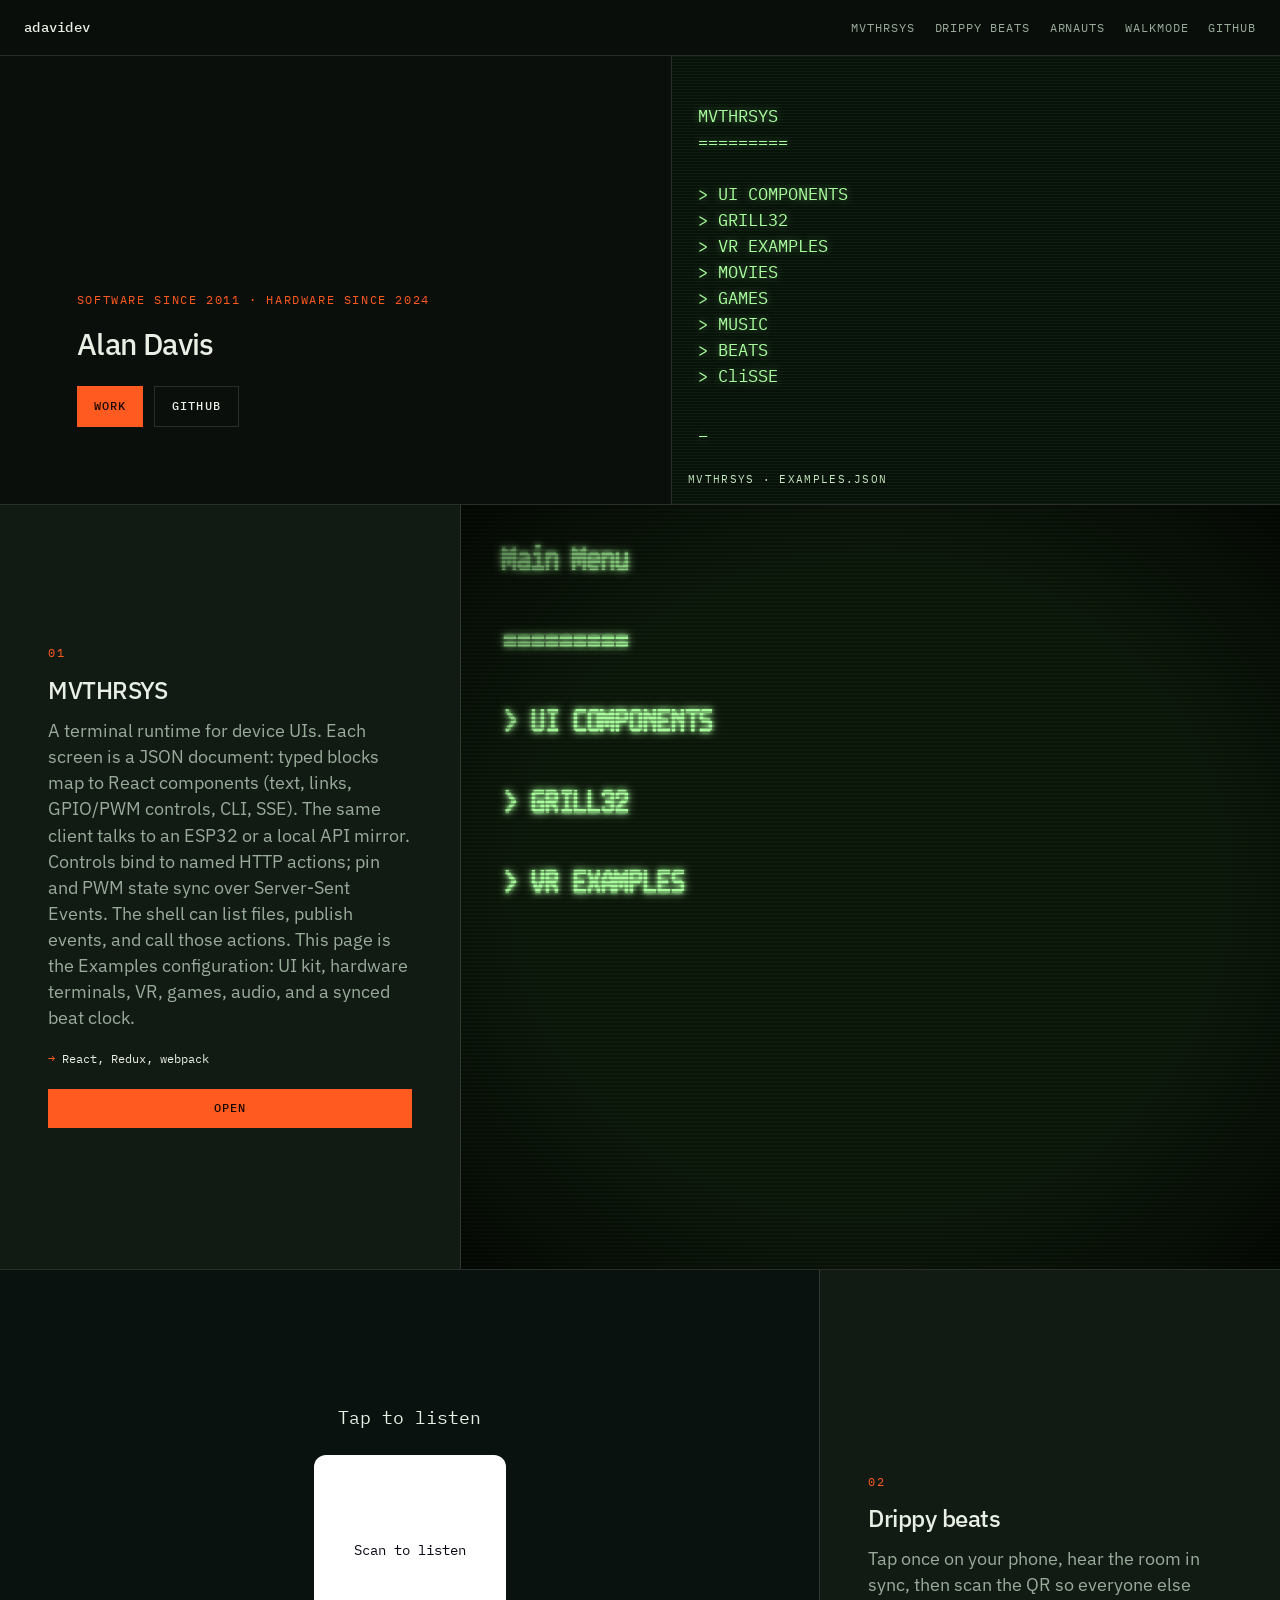
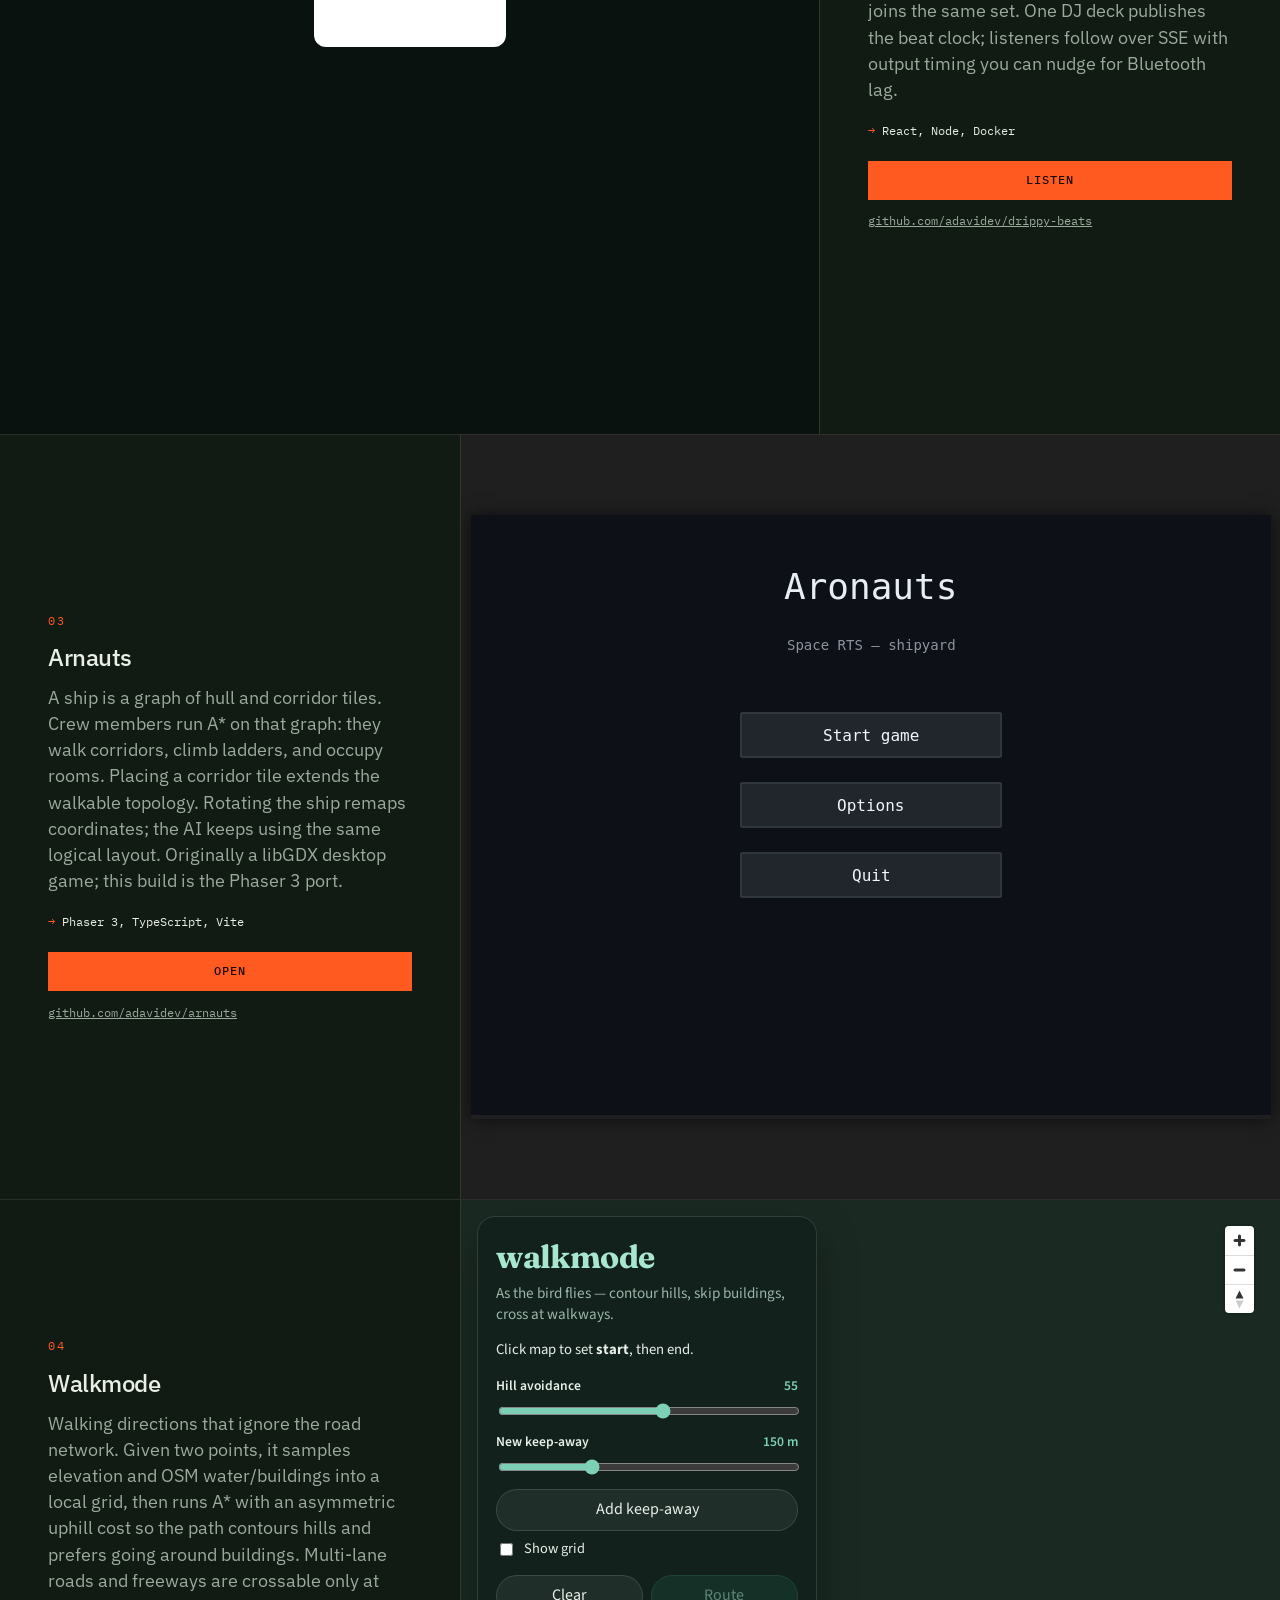
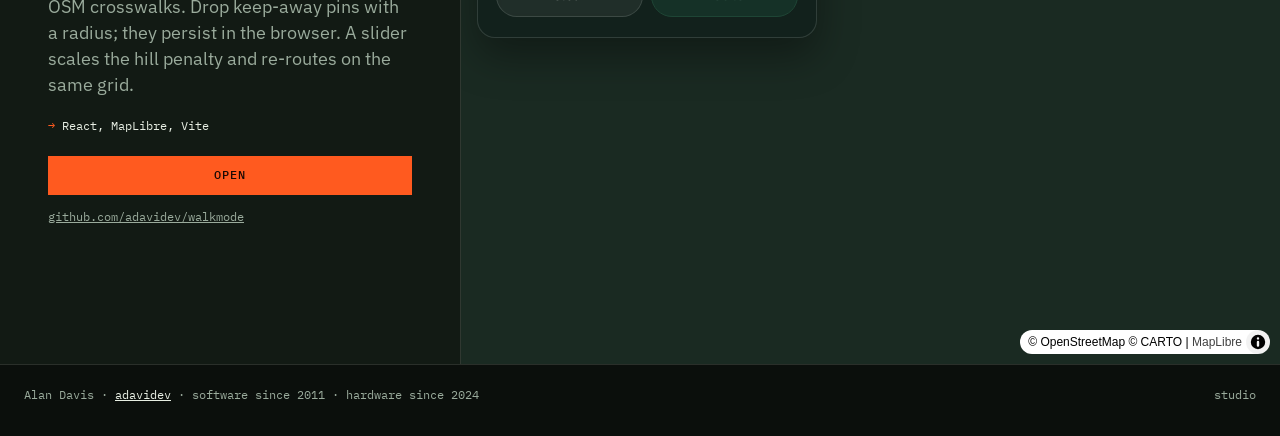
<file: index.html>
<!doctype html>
<html lang="en">
  <head>
    <meta charset="utf-8" />
    <meta name="viewport" content="width=device-width, initial-scale=1" />
    <title>Alan Davis — adavidev</title>
    <meta
      name="description"
      content="Alan Davis. MVTHRSYS, Drippy beats, Arnauts, Walkmode."
    />
    <link rel="icon" href="./favicon.svg" type="image/svg+xml" />
    <link rel="preconnect" href="https://fonts.googleapis.com" />
    <link rel="preconnect" href="https://fonts.gstatic.com" crossorigin />
    <link
      href="https://fonts.googleapis.com/css2?family=IBM+Plex+Mono:wght@400;500&family=IBM+Plex+Sans:wght@400;500;600&display=swap"
      rel="stylesheet"
    />
    <link rel="stylesheet" href="./styles.css" />
  </head>
  <body>
    <header class="top">
      <a class="mark" href="./">adavidev</a>
      <nav>
        <a href="#mvthrsys">MVTHRSYS</a>
        <a href="#drippy-beats">Drippy beats</a>
        <a href="#arnauts">Arnauts</a>
        <a href="#walkmode">Walkmode</a>
        <a href="https://github.com/adavidev">GitHub</a>
      </nav>
    </header>

    <section class="hero">
      <div class="hero-copy">
        <p class="eyebrow">Software since 2011 · hardware since 2024</p>
        <h1>Alan Davis</h1>
        <div class="hero-actions">
          <a class="btn" href="#mvthrsys">Work</a>
          <a class="btn ghost" href="https://github.com/adavidev">GitHub</a>
        </div>
      </div>
      <div class="hero-stage crt-hero" aria-hidden="true">
        <pre class="crt-preview">MVTHRSYS
=========

> UI COMPONENTS
> GRILL32
> VR EXAMPLES
> MOVIES
> GAMES
> MUSIC
> BEATS
> CliSSE

_</pre>
        <p class="hero-caption">MVTHRSYS · Examples.json</p>
      </div>
    </section>

    <article class="project" id="mvthrsys">
      <div class="project-meta">
        <p class="index">01</p>
        <h2>MVTHRSYS</h2>
        <p class="lede">
          A terminal runtime for device UIs. Each screen is a JSON document:
          typed blocks map to React components (text, links, GPIO/PWM
          controls, CLI, SSE). The same client talks to an ESP32 or a local
          API mirror. Controls bind to named HTTP actions; pin and PWM state
          sync over Server-Sent Events. The shell can list files, publish
          events, and call those actions. This page is the Examples
          configuration: UI kit, hardware terminals, VR, games, audio, and a
          synced beat clock.
        </p>
        <ul>
          <li>React, Redux, webpack</li>
        </ul>
        <a class="btn" href="./demos/mvthrsys/">Open</a>
      </div>
      <div class="project-frame crt">
        <iframe
          title="MVTHRSYS Examples"
          src="./demos/mvthrsys/"
          loading="eager"
        ></iframe>
      </div>
    </article>

    <article class="project flip" id="drippy-beats">
      <div class="project-meta">
        <p class="index">02</p>
        <h2>Drippy beats</h2>
        <p class="lede">
          Tap once on your phone, hear the room in sync, then scan the QR so
          everyone else joins the same set. One DJ deck publishes the beat
          clock; listeners follow over SSE with output timing you can nudge
          for Bluetooth lag.
        </p>
        <ul>
          <li>React, Node, Docker</li>
        </ul>
        <a class="btn" href="https://beats.drippybits.com/listen">Listen</a>
        <a class="text-link" href="https://github.com/adavidev/drippy-beats">github.com/adavidev/drippy-beats</a>
      </div>
      <div class="project-frame dark">
        <div class="project-placeholder">
          <p>Tap to listen</p>
          <p class="project-placeholder-sub">Scan to listen</p>
        </div>
      </div>
    </article>

    <article class="project" id="arnauts">
      <div class="project-meta">
        <p class="index">03</p>
        <h2>Arnauts</h2>
        <p class="lede">
          A ship is a graph of hull and corridor tiles. Crew members run A*
          on that graph: they walk corridors, climb ladders, and occupy
          rooms. Placing a corridor tile extends the walkable topology.
          Rotating the ship remaps coordinates; the AI keeps using the same
          logical layout. Originally a libGDX desktop game; this build is
          the Phaser 3 port.
        </p>
        <ul>
          <li>Phaser 3, TypeScript, Vite</li>
        </ul>
        <a class="btn" href="./demos/arnauts/">Open</a>
        <a class="text-link" href="https://github.com/adavidev/arnauts">github.com/adavidev/arnauts</a>
      </div>
      <div class="project-frame dark">
        <iframe
          title="Arnauts live demo"
          src="./demos/arnauts/"
          loading="lazy"
        ></iframe>
      </div>
    </article>

    <article class="project" id="walkmode">
      <div class="project-meta">
        <p class="index">04</p>
        <h2>Walkmode</h2>
        <p class="lede">
          Walking directions that ignore the road network. Given two points,
          it samples elevation and OSM water/buildings into a local grid, then
          runs A* with an asymmetric uphill cost so the path contours hills
          and prefers going around buildings. Multi-lane roads and freeways
          are crossable only at OSM crosswalks. Drop keep-away pins with a
          radius; they persist in the browser. A slider scales the hill
          penalty and re-routes on the same grid.
        </p>
        <ul>
          <li>React, MapLibre, Vite</li>
        </ul>
        <a class="btn" href="./demos/walkmode/">Open</a>
        <a class="text-link" href="https://github.com/adavidev/walkmode">github.com/adavidev/walkmode</a>
      </div>
      <div class="project-frame">
        <iframe
          title="Walkmode live demo"
          src="./demos/walkmode/"
          loading="lazy"
        ></iframe>
      </div>
    </article>

    <footer class="foot">
      <p>Alan Davis · <a href="https://github.com/adavidev">adavidev</a> · software since 2011 · hardware since 2024</p>
      <p><a class="quiet" href="./studio/">studio</a></p>
    </footer>
  </body>
</html>
</file>
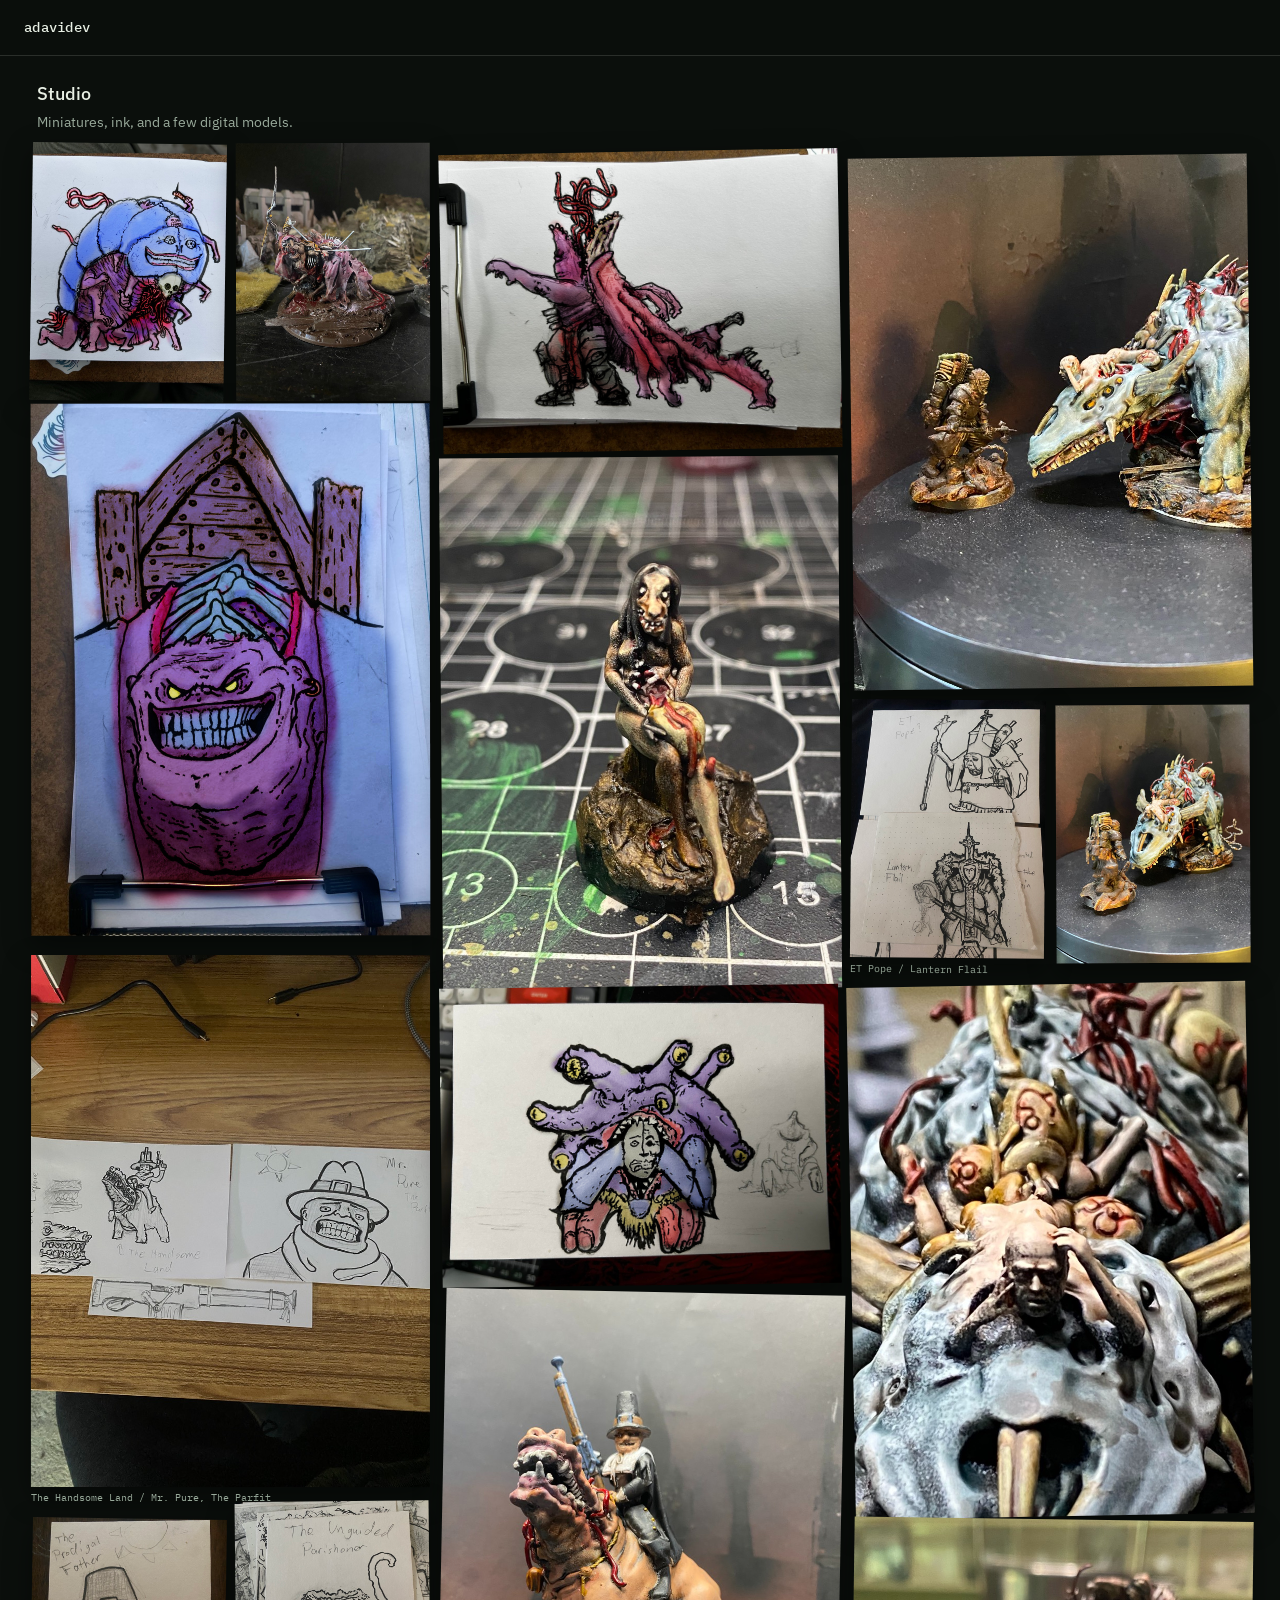
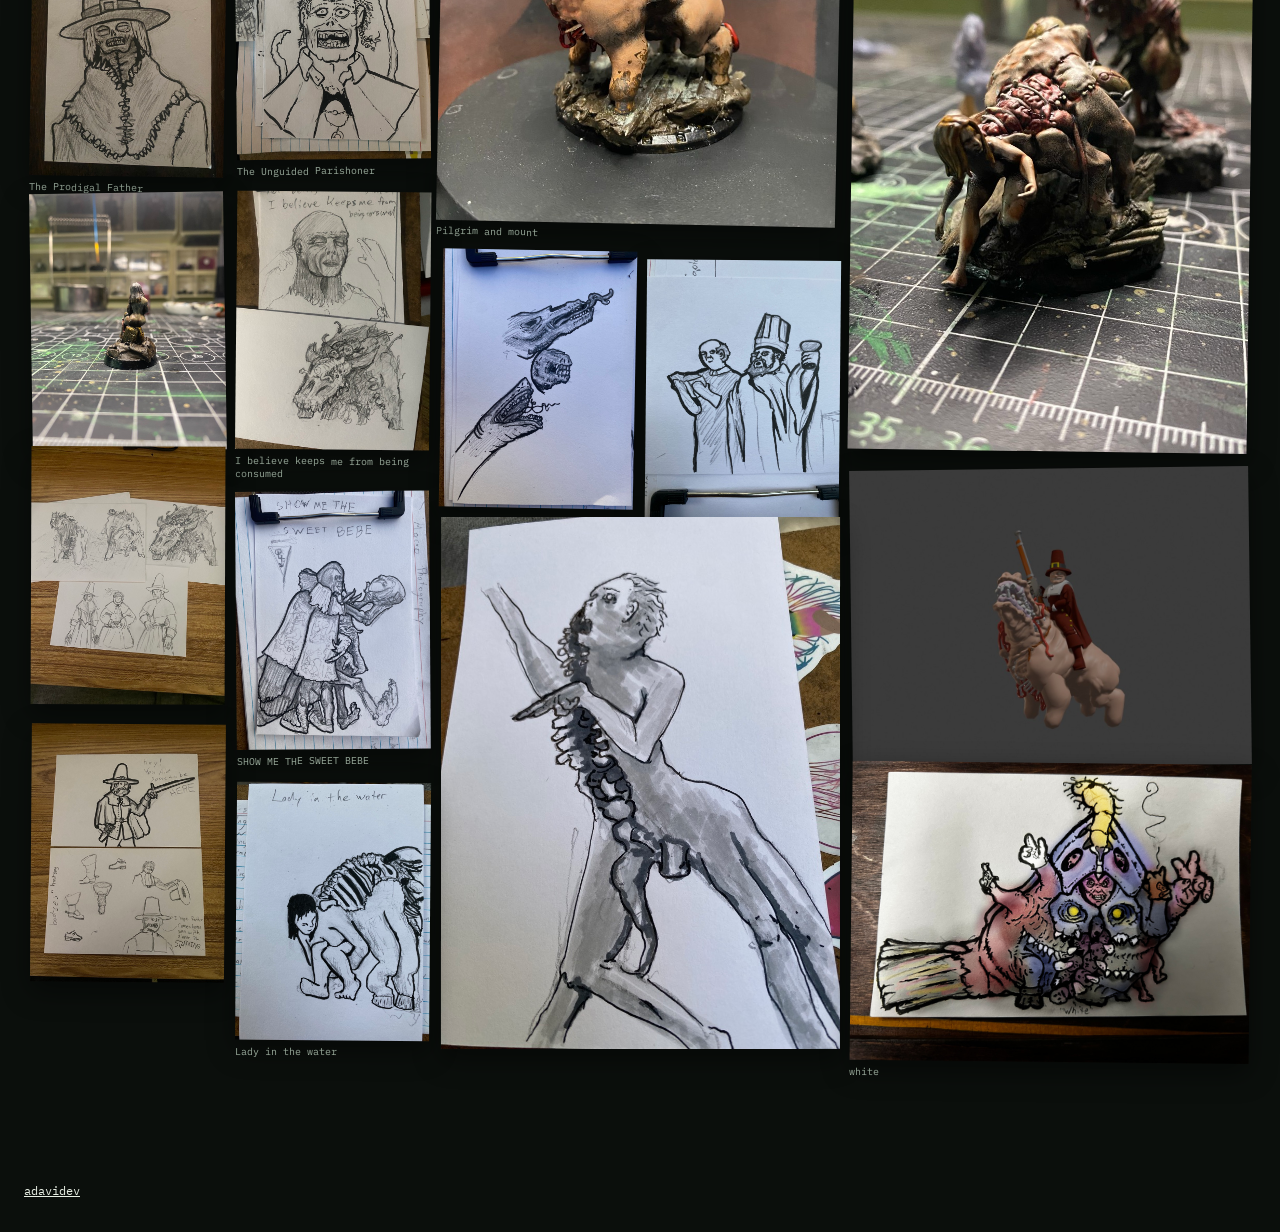
<file: studio/index.html>
<!doctype html>
<html lang="en">
  <head>
    <meta charset="utf-8" />
    <meta name="viewport" content="width=device-width, initial-scale=1" />
    <title>Studio — Alan Davis</title>
    <meta name="robots" content="noindex" />
    <link rel="icon" href="../favicon.svg" type="image/svg+xml" />
    <link rel="preconnect" href="https://fonts.googleapis.com" />
    <link rel="preconnect" href="https://fonts.gstatic.com" crossorigin />
    <link
      href="https://fonts.googleapis.com/css2?family=IBM+Plex+Mono:wght@400;500&family=IBM+Plex+Sans:wght@400;500&display=swap"
      rel="stylesheet"
    />
    <link rel="stylesheet" href="../styles.css" />
    <script>
      document.documentElement.classList.add("js");
    </script>
    <script src="./layout.js" defer></script>
  </head>
  <body>
    <header class="top">
      <a class="mark" href="../">adavidev</a>
    </header>

    <section class="studio">
      <header class="studio-intro">
        <h1>Studio</h1>
        <p>Miniatures, ink, and a few digital models.</p>
      </header>

      <div class="gallery">
        <figure data-kind="mini">
          <img src="./images/01-cloaked-beast.png" alt="" />
        </figure>
        <figure data-kind="ink">
          <img src="./images/15-consumed.png" alt="" />
          <figcaption>I believe keeps me from being consumed</figcaption>
        </figure>
        <figure data-kind="mini">
          <img src="./images/14-parfit-on-beast.png" alt="" />
          <figcaption>Pilgrim and mount</figcaption>
        </figure>
        <figure data-kind="ink" data-orient="land">
          <img src="./images/22-white.png" alt="" />
          <figcaption>white</figcaption>
        </figure>
        <figure data-kind="mini">
          <img src="./images/18-rune-mass.png" alt="" />
        </figure>
        <figure data-kind="ink">
          <img src="./images/17-sweet-bebe.png" alt="" />
          <figcaption>SHOW ME THE SWEET BEBE</figcaption>
        </figure>
        <figure data-kind="mini">
          <img src="./images/19-explorer-beast.png" alt="" />
        </figure>
        <figure data-kind="ink">
          <img src="./images/24-bed-grin.png" alt="" />
        </figure>
        <figure data-kind="mini">
          <img src="./images/20-explorer-standoff.png" alt="" />
        </figure>
        <figure data-kind="ink" data-orient="land">
          <img src="./images/23-eye-limbs.png" alt="" />
        </figure>
        <figure data-kind="mini">
          <img src="./images/06-crawler.png" alt="" />
        </figure>
        <figure data-kind="ink">
          <img src="./images/21-spine-figure.png" alt="" />
        </figure>
        <figure data-kind="mini">
          <img src="./images/08-open-torso.png" alt="" />
        </figure>
        <figure data-kind="ink">
          <img src="./images/25-isopod.png" alt="" />
        </figure>
        <figure data-kind="mini">
          <img src="./images/07-seated-back.png" alt="" />
        </figure>
        <figure data-kind="ink">
          <img src="./images/16-three-heads.png" alt="" />
        </figure>
        <figure data-kind="ink" data-orient="land">
          <img src="./images/11-parfit-mount-render.png" alt="" />
        </figure>
        <figure data-kind="ink">
          <img src="./images/02-et-pope-lantern-flail.png" alt="" />
          <figcaption>ET Pope / Lantern Flail</figcaption>
        </figure>
        <figure data-kind="ink">
          <img src="./images/13-prodigal-father.png" alt="" />
          <figcaption>The Prodigal Father</figcaption>
        </figure>
        <figure data-kind="ink" data-orient="land">
          <img src="./images/26-split-head.png" alt="" />
        </figure>
        <figure data-kind="ink">
          <img src="./images/03-unguided-parishoner.png" alt="" />
          <figcaption>The Unguided Parishoner</figcaption>
        </figure>
        <figure data-kind="ink">
          <img src="./images/04-clerics.png" alt="" />
        </figure>
        <figure data-kind="ink">
          <img src="./images/05-lady-in-the-water.png" alt="" />
          <figcaption>Lady in the water</figcaption>
        </figure>
        <figure data-kind="ink">
          <img src="./images/09-hey-you-aint.png" alt="" />
        </figure>
        <figure data-kind="ink">
          <img src="./images/10-handsome-land.png" alt="" />
          <figcaption>The Handsome Land / Mr. Pure, The Parfit</figcaption>
        </figure>
        <figure data-kind="ink">
          <img src="./images/12-parish-and-beasts.png" alt="" />
        </figure>
      </div>
    </section>

    <div class="lightbox" hidden>
      <img alt="" />
    </div>

    <footer class="foot">
      <p><a href="../">adavidev</a></p>
    </footer>
  </body>
</html>
</file>
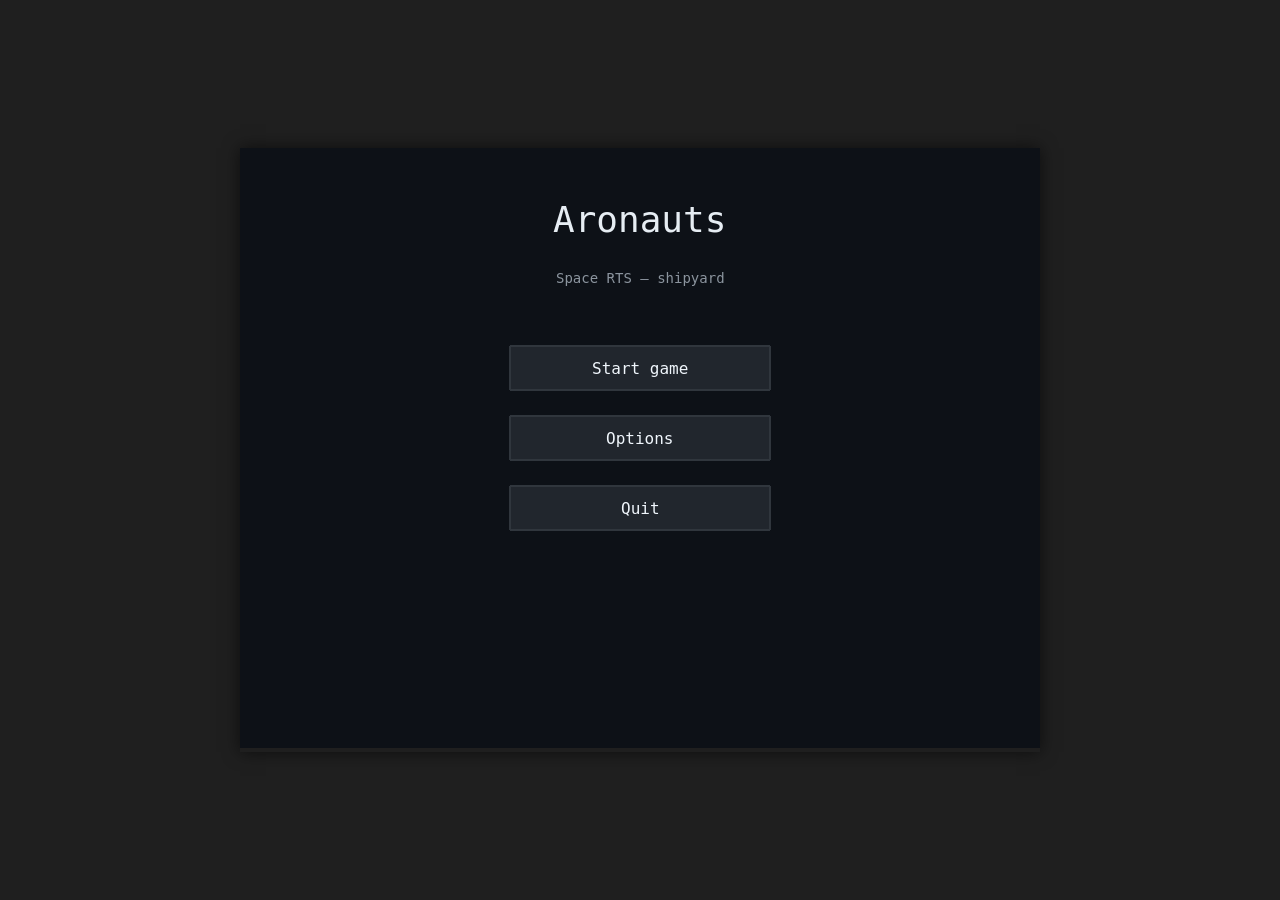
<file: demos/arnauts/index.html>
<!DOCTYPE html>
<html lang="en">
  <head>
    <meta charset="UTF-8" />
    <meta name="viewport" content="width=device-width, initial-scale=1.0" />
    <title>Arnauts</title>
    <style>
      html, body {
        margin: 0;
        padding: 0;
        background: #1f1f1f;
        color: #ddd;
        font-family: system-ui, sans-serif;
        height: 100%;
      }
      body {
        display: flex;
        align-items: center;
        justify-content: center;
      }
      #game {
        box-shadow: 0 0 16px rgba(0, 0, 0, 0.6);
      }
    </style>
    <script type="module" crossorigin src="/demos/arnauts/assets/index-CwhCn6Fg.js"></script>
  </head>
  <body>
    <div id="game"></div>
  </body>
</html>
</file>
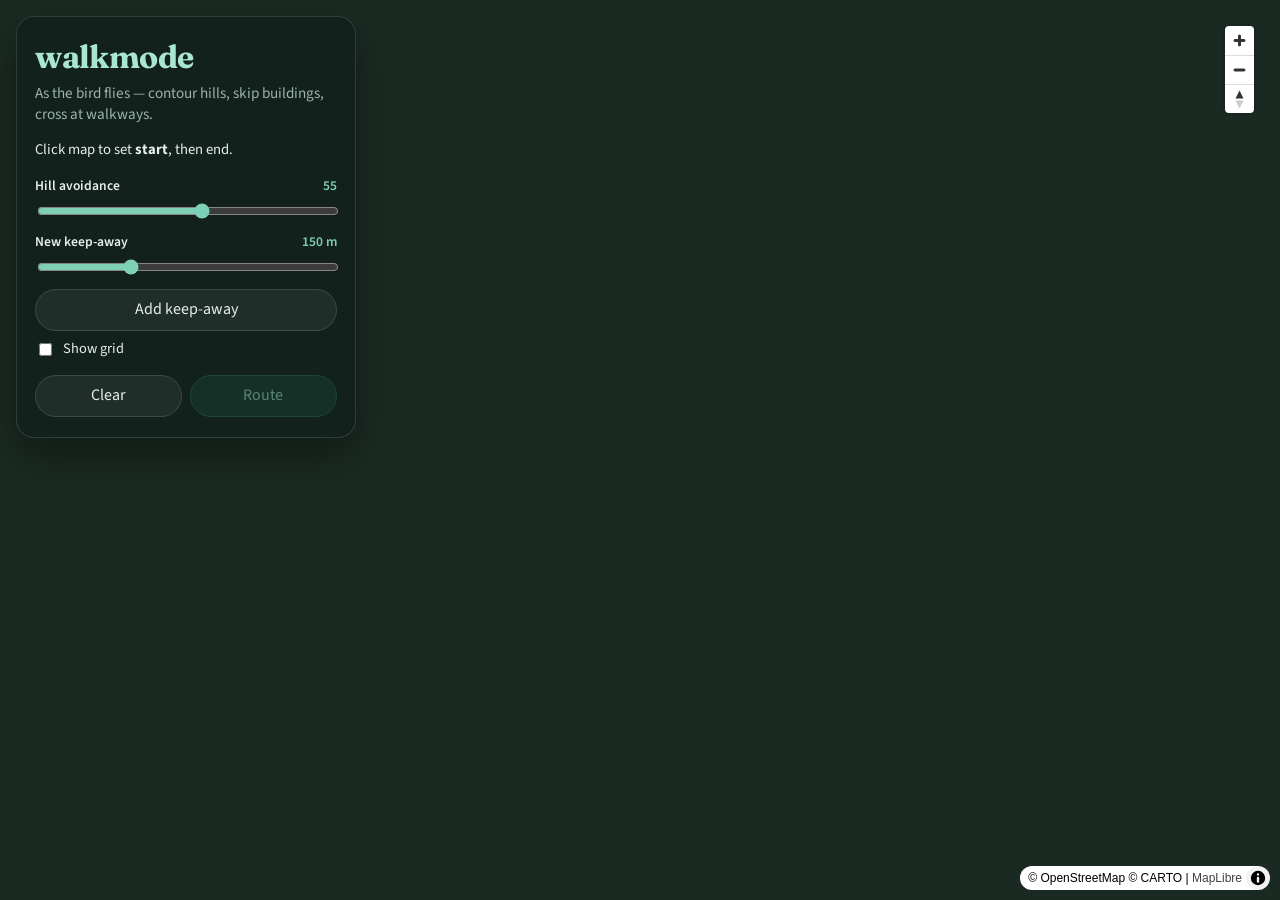
<file: demos/walkmode/index.html>
<!doctype html>
<html lang="en">
  <head>
    <meta charset="UTF-8" />
    <link rel="icon" type="image/svg+xml" href="/demos/walkmode/favicon.svg" />
    <meta name="viewport" content="width=device-width, initial-scale=1.0" />
    <title>walkmode</title>
    <script type="module" crossorigin src="/demos/walkmode/assets/index-ClFvd41r.js"></script>
    <link rel="stylesheet" crossorigin href="/demos/walkmode/assets/index-D6d9xeEo.css">
  </head>
  <body>
    <div id="root"></div>
  </body>
</html>
</file>
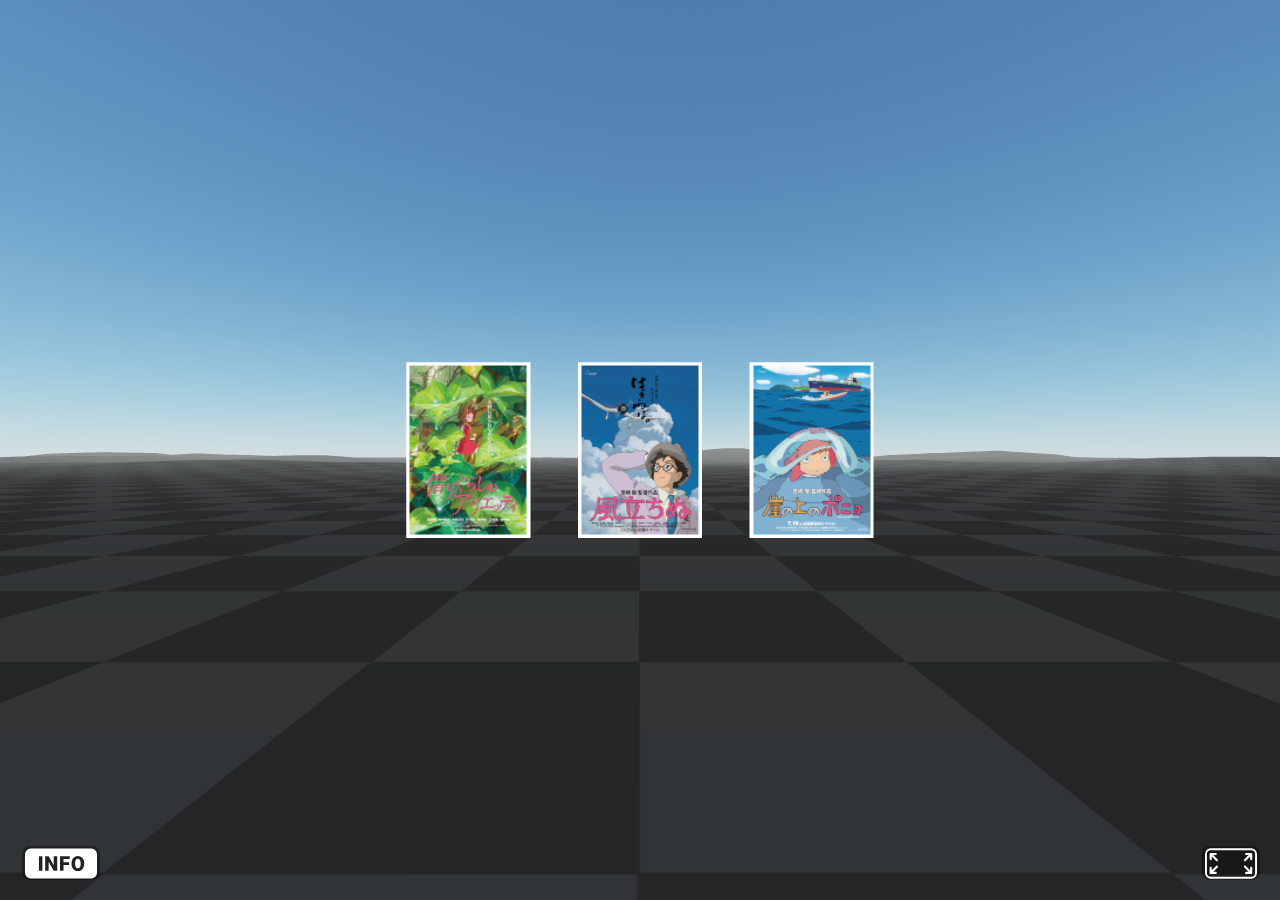
<file: demos/mvthrsys/sdfile/aframeResponsive.html>
<!DOCTYPE html>
<html>
  <head>
    <meta charset="utf-8">
    <title>Laser input UI</title>
    <meta name="description" content="Laser input UI • A-Frame">
    <script src="aframe.min.js"></script>
    <script src="aframe-environment-component.min.js"></script>
    <script src="info-message.js"></script>
    <script src="highlight.js"></script>
    <script src="info-panel.js"></script>
    <script src="aframe-particle-system-component.min.js"></script>
    <script src="aframe-extras.min.js"></script>
    <script src="sky-background.umd.min.js"></script>
    <script src="aframe-passthrough-component.min.js"></script>
  </head>
  <body>
    <a-scene
      background="color: #212"
      environment
      cursor="rayOrigin: mouse; fuse: false" raycaster="objects: .raycastable"
      info-message="htmlSrc: #messageText">
      <a-assets>
        <a-asset-item id="messageText" src="message.html"></a-asset-item>
        <!--
          Image source: http://www.ghibli.jp/works/kazetachinu/#frame&gid=1&pid=1
          Image author: Studio Ghibli
        -->
        <img id="kazetachinu" src="kazetachinu.jpg" crossorigin="anonymous"/>
        <img id="kazetachinuPoster" src="kazetachinuPoster.jpg" crossorigin="anonymous"/>
        <!--
          Image source: http://www.ghibli.jp/works/ponyo/#frame&gid=1&pid=36
          Image author: Studio Ghibli
        -->
        <img id="ponyo" src="ponyo.jpg" crossorigin="anonymous"/>
        <img id="ponyoPoster" src="ponyoPoster.jpg" crossorigin="anonymous"/>
        <!--
          Image source: http://www.ghibli.jp/works/karigurashi/#frame&gid=1&pid=32
          Image author: Studio Ghibli
        -->
        <img id="karigurashi" src="karigurashi.jpg" crossorigin="anonymous"/>
        <img id="karigurashiPoster" src="karigurashiPoster.jpg" crossorigin="anonymous"/>
        <a-mixin
          id="frame"
          geometry="primitive: plane; width: 0.5783552; height: 0.8192"
          material="color: white; shader: flat"
          animation__scale="property: scale; to: 1.2 1.2 1.2; dur: 200; startEvents: mouseenter"
          animation__scale_reverse="property: scale; to: 1 1 1; dur: 200; startEvents: mouseleave"
         ></a-mixin>
         <a-mixin
          id="poster"
          geometry="primitive: plane; width: 0.544768; height: 0.786432"
          material="color: white; shader: flat"
          material="shader: flat"
          position="0 0 0.005"
         ></a-mixin>
         <a-mixin
          id="movieImage"
          geometry="primitive: plane; width: 1.5; height: 0.81"
          material="src: #ponyo; shader: flat; transparent: true"
          position="0 0.495 0.002"
         ></a-mixin>
      </a-assets>

      <a-entity
        id="background"
        position="0 0 0"
        geometry="primitive: sphere; radius: 2.0"
        material="color: red; side: back; shader: flat"
        scale="0.001 0.001 0.001"
        visible="false" class="raycastable">
      </a-entity>

      <a-entity
        position="0 1.6 0"
        camera look-controls="magicWindowTrackingEnabled: false; touchEnabled: false; mouseEnabled: false">
        <a-entity
          id="fadeBackground"
          geometry="primitive: sphere; radius: 2.5"
          material="color: #999999; side: back; shader: flat; blending: subtractive;" visible="false">
        </a-entity>
      </a-entity>

      <!-- Hand controls -->
      <a-entity id="leftHand" laser-controls="hand: left" raycaster="objects: .raycastable"></a-entity>
      <a-entity id="rightHand" laser-controls="hand: right" raycaster="objects: .raycastable" line="color: #118A7E"></a-entity>

      <a-entity id="ui" position="0 1.6 -2.5">
        <!-- Poster menu -->
        <a-entity id="menu" highlight>
          <a-entity id="karigurashiButton" position="-0.8 0 0" mixin="frame" class="raycastable menu-button">
            <a-entity material="src: #karigurashiPoster;" mixin="poster"></a-entity>
          </a-entity>

          <a-entity id="kazetachinuButton" position="0 0 0" mixin="frame" class="raycastable menu-button">
            <a-entity material="src: #kazetachinuPoster" mixin="poster"></a-entity>
          </a-entity>

          <a-entity id="ponyoButton" position="0.8 0 0" mixin="frame" class="raycastable menu-button">
            <a-entity material="src: #ponyoPoster" mixin="poster"></a-entity>
          </a-entity>
        </a-entity>

        <!-- Info panel of the selected movie. -->
        <a-entity
          id="infoPanel"
          position="0 0 0.5"
          info-panel
          visible="false"
          scale="0.001 0.001 0.001"
          geometry="primitive: plane; width: 1.5; height: 1.8"
          material="color: #333333; shader: flat; transparent: false" class="raycastable">
          <a-entity id="ponyoMovieImage" mixin="movieImage" material="src: #ponyo" visible="false"></a-entity>
          <a-entity id="kazetachinuMovieImage" mixin="movieImage" material="src: #kazetachinu" visible="false"></a-entity>
          <a-entity id="karigurashiMovieImage" mixin="movieImage" material="src: #karigurashi" visible="false"></a-entity>
          <a-entity id="movieTitle"
            position="-0.68 -0.1 0"
            text="shader: msdf; anchor: left; width: 1.5; font: Viga-Regular.json; color: white; value: Ponyo (2003)"></a-entity>
          <a-entity id="movieDescription"
            position="-0.68 -0.2 0"
            text="baseline: top; shader: msdf; anchor: left; font: Viga-Regular.json; color: white; value: Lorem ipsum dolor sit amet, consectetur adipiscing elit, sed do eiusmod tempor incididunt ut labore et dolore magna aliqua. Ut enim ad minim veniam, quis nostrud exercitation ullamco laboris nisi ut aliquip ex ea commodo consequat. Duis aute irure dolor in reprehenderit in voluptate velit esse cillum dolore eu fugiat nulla pariatur. Excepteur sint occaecat cupidatat non proident, sunt in culpa qui officia deserunt mollit anim id est laborum."></a-entity>
        </a-entity>
      </a-entity>
    </a-scene>
  </body>
</html>
</file>
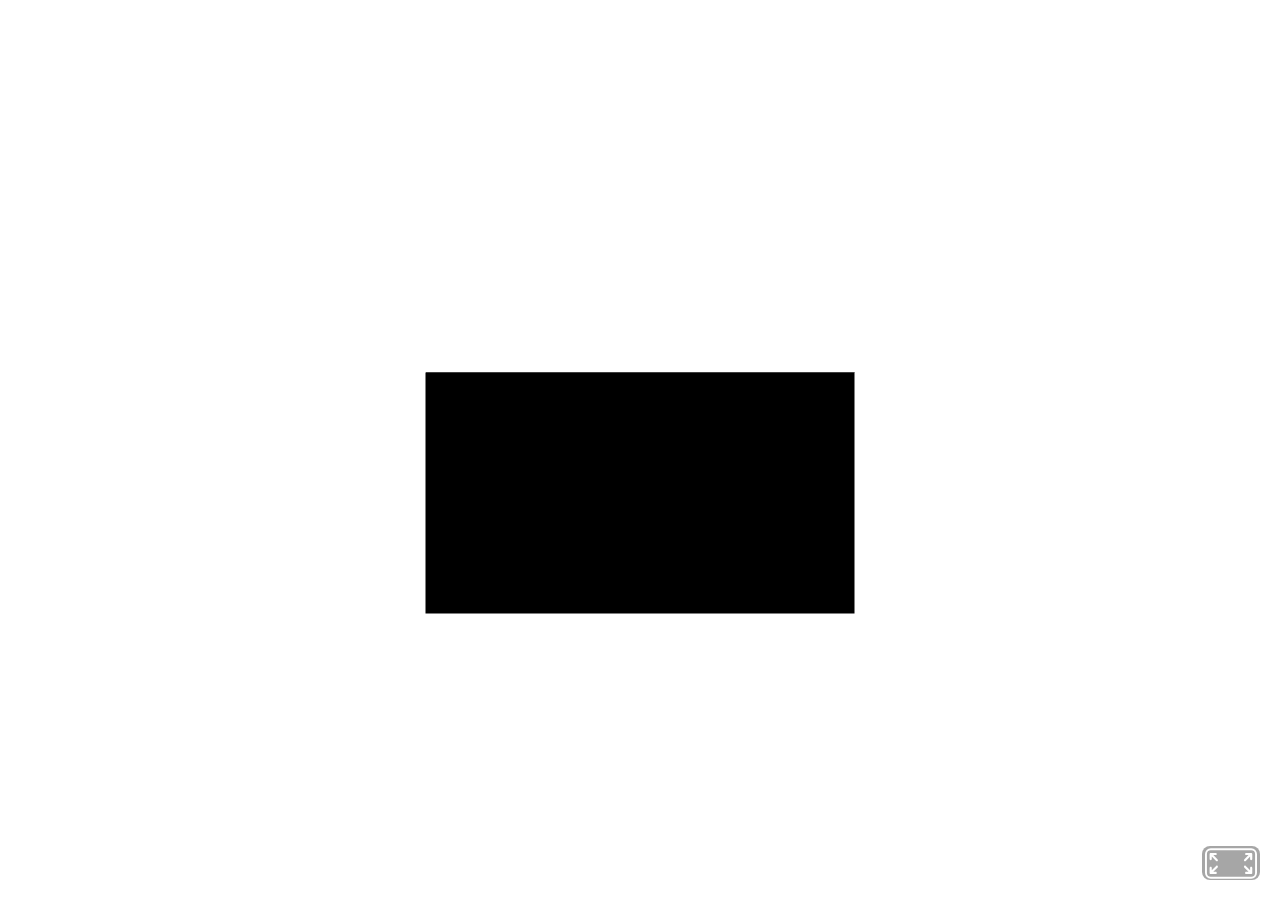
<file: demos/mvthrsys/sdfile/aframexrtest.html>
<head>
  <title>My A-Frame Scene</title>
  <script src="aframe.min.js"></script>
  <script src="aframe-particle-system-component.min.js"></script>
  <script src="aframe-extras.min.js"></script>
  <script src="sky-background.umd.min.js"></script>
  <script src="aframe-passthrough-component.min.js"></script>
</head>

<body>
  <a-scene>
    <a-assets></a-assets>
    <a-passthrough width="16" height="9"></a-passthrough>
  </a-scene>
</body>




      <!-- <script src="https://cdn.jsdelivr.net/npm/geotiff"></script> -->
</file>
<file: styles.css>
:root {
  --bg: #0b0f0c;
  --bg-2: #121a14;
  --paper: #e8efe4;
  --mute: #9aab9c;
  --line: rgba(232, 239, 228, 0.14);
  --blaze: #ff5a1f;
  --mint: #c6e8c0;
  --serif: "IBM Plex Sans", "Helvetica Neue", Helvetica, Arial, sans-serif;
  --display: "IBM Plex Sans", "Helvetica Neue", Helvetica, Arial, sans-serif;
  --mono: "IBM Plex Mono", ui-monospace, monospace;
}

*,
*::before,
*::after {
  box-sizing: border-box;
}

html {
  background: var(--bg);
  scroll-behavior: smooth;
}

body {
  margin: 0;
  color: var(--paper);
  font-family: var(--serif);
  font-size: 18px;
  line-height: 1.45;
  background: var(--bg);
}

a {
  color: inherit;
}

img,
svg,
iframe {
  display: block;
  max-width: 100%;
}

.top {
  display: flex;
  justify-content: space-between;
  align-items: baseline;
  padding: 1.1rem 1.5rem;
  border-bottom: 1px solid var(--line);
  position: sticky;
  top: 0;
  z-index: 10;
  background: color-mix(in srgb, var(--bg) 88%, transparent);
  backdrop-filter: blur(12px);
}

.mark {
  font-family: var(--mono);
  font-weight: 500;
  letter-spacing: 0.02em;
  text-decoration: none;
  font-size: 0.85rem;
}

.top nav {
  display: flex;
  gap: 1.25rem;
  font-family: var(--mono);
  font-size: 0.72rem;
  letter-spacing: 0.08em;
  text-transform: uppercase;
}

.top nav a {
  text-decoration: none;
  color: var(--mute);
}

.top nav a:hover {
  color: var(--paper);
}

.hero {
  display: grid;
  grid-template-columns: minmax(0, 1.05fr) minmax(0, 0.95fr);
  min-height: 0;
  border-bottom: 1px solid var(--line);
}

.hero-copy {
  padding: clamp(2rem, 6vw, 5rem);
  display: flex;
  flex-direction: column;
  justify-content: flex-end;
  gap: 1.1rem;
  border-right: 1px solid var(--line);
}

.eyebrow,
.index,
.hero-caption,
.mute,
.text-link,
.top nav {
  font-family: var(--mono);
}

.eyebrow {
  margin: 0;
  color: var(--blaze);
  font-size: 0.72rem;
  letter-spacing: 0.14em;
  text-transform: uppercase;
}

.hero h1 {
  margin: 0;
  font-family: var(--display);
  font-weight: 500;
  font-size: 1.85rem;
  line-height: 1.2;
  letter-spacing: -0.02em;
}

.deck {
  margin: 0;
  max-width: 36ch;
  color: var(--mute);
  font-size: 1.12rem;
}

.hero-actions {
  display: flex;
  flex-wrap: wrap;
  gap: 0.7rem;
  margin-top: 0.4rem;
}

.btn {
  display: inline-flex;
  align-items: center;
  justify-content: center;
  padding: 0.7rem 1.05rem;
  background: var(--blaze);
  color: #1a0904;
  text-decoration: none;
  font-family: var(--mono);
  font-size: 0.72rem;
  letter-spacing: 0.1em;
  text-transform: uppercase;
  font-weight: 500;
}

.btn.ghost {
  background: transparent;
  color: var(--paper);
  border: 1px solid var(--line);
}

.hero-stage {
  position: relative;
  background: #102018;
  min-height: 28rem;
}

.hero-stage.crt-hero {
  background: #071109;
  display: flex;
  align-items: center;
  padding: 2rem 1.6rem 3rem;
  background-image: repeating-linear-gradient(
    to bottom,
    rgba(169, 254, 157, 0.05) 0,
    rgba(169, 254, 157, 0.05) 1px,
    transparent 1px,
    transparent 3px
  );
}

.crt-preview {
  margin: 0;
  color: #a9fe9d;
  font-family: var(--mono);
  font-size: clamp(0.78rem, 1.6vw, 1.05rem);
  line-height: 1.55;
  text-shadow: 0 0 8px rgba(169, 254, 157, 0.45);
  white-space: pre;
}

.topo {
  width: 100%;
  height: 100%;
  min-height: 28rem;
  object-fit: cover;
}

.hero-caption {
  position: absolute;
  left: 1rem;
  bottom: 1rem;
  margin: 0;
  font-size: 0.68rem;
  letter-spacing: 0.12em;
  text-transform: uppercase;
  color: var(--mint);
}

.project {
  display: grid;
  grid-template-columns: minmax(18rem, 0.72fr) minmax(0, 1.28fr);
  min-height: 85svh;
  border-bottom: 1px solid var(--line);
}

.project.flip {
  grid-template-columns: minmax(0, 1.28fr) minmax(18rem, 0.72fr);
}

.project.flip .project-meta {
  order: 2;
  border-right: 0;
  border-left: 1px solid var(--line);
}

.project-meta {
  padding: clamp(1.6rem, 4vw, 3rem);
  display: flex;
  flex-direction: column;
  justify-content: center;
  gap: 0.85rem;
  border-right: 1px solid var(--line);
  background: var(--bg-2);
}

.index {
  margin: 0;
  color: var(--blaze);
  font-size: 0.72rem;
  letter-spacing: 0.16em;
}

.project-meta h2 {
  margin: 0;
  font-family: var(--display);
  font-size: 1.5rem;
  font-weight: 500;
  letter-spacing: -0.02em;
  line-height: 1.2;
}

.project-meta .lede {
  margin: 0;
  color: var(--mute);
  max-width: 52ch;
}

.project-meta ul {
  margin: 0.2rem 0 0.4rem;
  padding: 0;
  list-style: none;
  color: var(--paper);
  font-family: var(--mono);
  font-size: 0.78rem;
  line-height: 1.7;
}

.project-meta ul li::before {
  content: "→ ";
  color: var(--blaze);
}

.text-link {
  color: var(--mute);
  font-size: 0.72rem;
  word-break: break-all;
}

.project-frame {
  min-height: 32rem;
  background: #0a1210;
}

.project-frame.crt {
  background: #0f1c0d;
}

.project-frame iframe {
  width: 100%;
  height: 100%;
  min-height: 32rem;
  border: 0;
}

.project-placeholder {
  display: flex;
  flex-direction: column;
  align-items: center;
  justify-content: center;
  min-height: 32rem;
  padding: 2rem;
  text-align: center;
  font-family: var(--mono);
}

.project-placeholder p {
  margin: 0;
  font-size: 1.1rem;
  color: var(--paper);
}

.project-placeholder-sub {
  margin-top: 1.5rem !important;
  padding: 1rem 1.25rem;
  background: #fff;
  color: #0a0814 !important;
  border-radius: 12px;
  font-size: 0.85rem !important;
  min-width: 12rem;
  min-height: 12rem;
  display: flex;
  align-items: center;
  justify-content: center;
}

.foot {
  display: flex;
  justify-content: space-between;
  gap: 1rem;
  flex-wrap: wrap;
  padding: 1.4rem 1.5rem 2rem;
  font-family: var(--mono);
  font-size: 0.72rem;
  color: var(--mute);
}

.foot p {
  margin: 0;
}

.foot a {
  color: var(--paper);
}

.foot a.quiet {
  color: var(--mute);
  text-decoration: none;
}

.foot a.quiet:hover {
  color: var(--paper);
}

.studio {
  padding: 1.5rem clamp(0.7rem, 2.4vw, 2rem) 4.5rem;
}

.studio-intro {
  max-width: 22rem;
  margin: 0 0 1.25rem 0.4rem;
}

.studio-intro h1 {
  margin: 0 0 0.35rem;
  font-size: 1.15rem;
  font-weight: 500;
}

.studio-intro p {
  margin: 0;
  color: var(--mute);
  font-size: 0.88rem;
}

.gallery {
  display: grid;
  grid-template-columns: repeat(auto-fill, minmax(11.5rem, 1fr));
  grid-auto-rows: 8px;
  grid-auto-flow: dense;
  gap: 0.35rem 0.7rem;
  align-items: start;
}

html.js .gallery {
  opacity: 0;
}

html.js .gallery.is-set {
  opacity: 1;
  transition: opacity 0.45s ease;
}

.gallery figure {
  grid-column: span var(--cols, 1);
  margin: 0;
  cursor: zoom-in;
  transform: rotate(var(--rot, 0deg)) translateY(var(--nudge, 0px));
  transition: transform 0.28s ease, z-index 0s 0.28s;
  z-index: 1;
}

.gallery figure:hover {
  z-index: 4;
  transform: rotate(0deg) translateY(-6px) scale(1.03);
  transition: transform 0.22s ease, z-index 0s;
}

.gallery img {
  width: 100%;
  height: auto;
  background: #080808;
  box-shadow: 0 10px 28px rgba(0, 0, 0, 0.45);
}

.gallery figcaption {
  margin-top: 0.35rem;
  font-family: var(--mono);
  font-size: 0.62rem;
  line-height: 1.3;
  color: var(--mute);
}

.lightbox {
  position: fixed;
  inset: 0;
  z-index: 40;
  display: grid;
  place-items: center;
  padding: 1.5rem;
  background: rgba(6, 8, 7, 0.92);
  cursor: zoom-out;
}

.lightbox[hidden] {
  display: none;
}

.lightbox img {
  max-width: min(92vw, 52rem);
  max-height: 92vh;
  width: auto;
  height: auto;
  box-shadow: 0 24px 80px rgba(0, 0, 0, 0.6);
}

body.is-light {
  overflow: hidden;
}

@media (max-width: 759px) {
  .gallery {
    grid-template-columns: repeat(2, 1fr);
    gap: 0.55rem 0.55rem;
  }

  .gallery figure {
    transform: none;
  }

  .gallery figure:hover {
    transform: none;
  }
}

@media (max-width: 900px) {
  .hero,
  .project,
  .project.flip {
    grid-template-columns: 1fr;
  }

  .hero-copy,
  .project-meta,
  .project.flip .project-meta {
    border: 0;
    border-bottom: 1px solid var(--line);
    order: 0;
  }

  .project.flip .project-frame {
    order: 1;
  }

  .hero-stage,
  .topo,
  .project-frame,
  .project-frame iframe {
    min-height: 22rem;
  }
}
</file>
<file: demos/walkmode/assets/index-D6d9xeEo.css>
@import "https://fonts.googleapis.com/css2?family=Fraunces:opsz,wght@9..144,560;9..144,700&family=Source+Sans+3:wght@400;600&display=swap";:root{--ink:#e8efe9;--panel:#12201ce0;--accent:#7dcfb6;--forest:#a8e6cf;--muted:#9bb5a8;--line:#e8efe924;--error:#ff8a80;--shadow:0 18px 40px #00000059;color:var(--ink);font-synthesis:none;text-rendering:optimizelegibility;-webkit-font-smoothing:antialiased;font-family:"Source Sans 3",system-ui,sans-serif;line-height:1.4}*,:before,:after{box-sizing:border-box}html,body,#root{background:#1a2a22;width:100%;height:100%;margin:0;overflow:hidden}button,input{font:inherit}.maplibregl-map{-webkit-tap-highlight-color:#0000;font:12px/20px Helvetica Neue,Arial,Helvetica,sans-serif;position:relative;overflow:hidden}.maplibregl-canvas{position:absolute;top:0;left:0}.maplibregl-map:fullscreen{width:100%;height:100%}.maplibregl-ctrl-group button.maplibregl-ctrl-compass{touch-action:none}.maplibregl-canvas-container.maplibregl-interactive,.maplibregl-ctrl-group button.maplibregl-ctrl-compass{cursor:grab;-webkit-user-select:none;user-select:none}.maplibregl-canvas-container.maplibregl-interactive.maplibregl-track-pointer{cursor:pointer}.maplibregl-canvas-container.maplibregl-interactive:active,.maplibregl-ctrl-group button.maplibregl-ctrl-compass:active{cursor:grabbing}.maplibregl-canvas-container.maplibregl-touch-zoom-rotate,.maplibregl-canvas-container.maplibregl-touch-zoom-rotate .maplibregl-canvas{touch-action:pan-x pan-y}.maplibregl-canvas-container.maplibregl-touch-drag-pan,.maplibregl-canvas-container.maplibregl-touch-drag-pan .maplibregl-canvas{touch-action:pinch-zoom}.maplibregl-canvas-container.maplibregl-touch-zoom-rotate.maplibregl-touch-drag-pan,.maplibregl-canvas-container.maplibregl-touch-zoom-rotate.maplibregl-touch-drag-pan .maplibregl-canvas{touch-action:none}.maplibregl-canvas-container.maplibregl-touch-drag-pan.maplibregl-cooperative-gestures,.maplibregl-canvas-container.maplibregl-touch-drag-pan.maplibregl-cooperative-gestures .maplibregl-canvas{touch-action:pan-x pan-y}.maplibregl-ctrl-bottom-left,.maplibregl-ctrl-bottom-right,.maplibregl-ctrl-top-left,.maplibregl-ctrl-top-right{pointer-events:none;z-index:2;position:absolute}.maplibregl-ctrl-top-left{top:0;left:0}.maplibregl-ctrl-bottom-left{bottom:0;left:0}.maplibregl-ctrl-bottom-right{bottom:0;right:0}.maplibregl-ctrl{clear:both;pointer-events:auto;transform:translate(0)}.maplibregl-ctrl-top-left .maplibregl-ctrl{float:left;margin:10px 0 0 10px}.maplibregl-ctrl-top-right .maplibregl-ctrl{float:right;margin:10px 10px 0 0}.maplibregl-ctrl-bottom-left .maplibregl-ctrl{float:left;margin:0 0 10px 10px}.maplibregl-ctrl-bottom-right .maplibregl-ctrl{float:right;margin:0 10px 10px 0}.maplibregl-ctrl-group{background:#fff;border-radius:4px}.maplibregl-ctrl-group:not(:empty){box-shadow:0 0 0 2px #0000001a}@media (forced-colors:active){.maplibregl-ctrl-group:not(:empty){box-shadow:0 0 0 2px buttontext}}.maplibregl-ctrl-group button{box-sizing:border-box;cursor:pointer;background-color:#0000;border:0;outline:none;width:29px;height:29px;padding:0;display:block}.maplibregl-ctrl-group button+button{border-top:1px solid #ddd}.maplibregl-ctrl button .maplibregl-ctrl-icon{background-position:50%;background-repeat:no-repeat;width:100%;height:100%;display:block}@media (forced-colors:active){.maplibregl-ctrl-icon{background-color:#0000}.maplibregl-ctrl-group button+button{border-top:1px solid buttontext}}.maplibregl-ctrl button::-moz-focus-inner{border:0;padding:0}.maplibregl-ctrl-attrib-button:focus,.maplibregl-ctrl-group button:focus{box-shadow:0 0 2px 2px #0096ff}.maplibregl-ctrl button:disabled{cursor:not-allowed}.maplibregl-ctrl button:disabled .maplibregl-ctrl-icon{opacity:.25}@media (hover:hover){.maplibregl-ctrl button:not(:disabled):hover{background-color:#0000000d}}.maplibregl-ctrl button:not(:disabled):active{background-color:#0000000d}.maplibregl-ctrl-group button:focus:focus-visible{box-shadow:0 0 2px 2px #0096ff}.maplibregl-ctrl-group button:focus:not(:focus-visible){box-shadow:none}.maplibregl-ctrl-group button:focus:first-child{border-radius:4px 4px 0 0}.maplibregl-ctrl-group button:focus:last-child{border-radius:0 0 4px 4px}.maplibregl-ctrl-group button:focus:only-child{border-radius:inherit}.maplibregl-ctrl button.maplibregl-ctrl-zoom-out .maplibregl-ctrl-icon{background-image:url("data:image/svg+xml;charset=utf-8,%3Csvg xmlns='http://www.w3.org/2000/svg' width='29' height='29' fill='%23333' viewBox='0 0 29 29'%3E%3Cpath d='M10 13c-.75 0-1.5.75-1.5 1.5S9.25 16 10 16h9c.75 0 1.5-.75 1.5-1.5S19.75 13 19 13z'/%3E%3C/svg%3E")}.maplibregl-ctrl button.maplibregl-ctrl-zoom-in .maplibregl-ctrl-icon{background-image:url("data:image/svg+xml;charset=utf-8,%3Csvg xmlns='http://www.w3.org/2000/svg' width='29' height='29' fill='%23333' viewBox='0 0 29 29'%3E%3Cpath d='M14.5 8.5c-.75 0-1.5.75-1.5 1.5v3h-3c-.75 0-1.5.75-1.5 1.5S9.25 16 10 16h3v3c0 .75.75 1.5 1.5 1.5S16 19.75 16 19v-3h3c.75 0 1.5-.75 1.5-1.5S19.75 13 19 13h-3v-3c0-.75-.75-1.5-1.5-1.5'/%3E%3C/svg%3E")}@media (forced-colors:active){.maplibregl-ctrl button.maplibregl-ctrl-zoom-out .maplibregl-ctrl-icon{background-image:url("data:image/svg+xml;charset=utf-8,%3Csvg xmlns='http://www.w3.org/2000/svg' width='29' height='29' fill='%23fff' viewBox='0 0 29 29'%3E%3Cpath d='M10 13c-.75 0-1.5.75-1.5 1.5S9.25 16 10 16h9c.75 0 1.5-.75 1.5-1.5S19.75 13 19 13z'/%3E%3C/svg%3E")}.maplibregl-ctrl button.maplibregl-ctrl-zoom-in .maplibregl-ctrl-icon{background-image:url("data:image/svg+xml;charset=utf-8,%3Csvg xmlns='http://www.w3.org/2000/svg' width='29' height='29' fill='%23fff' viewBox='0 0 29 29'%3E%3Cpath d='M14.5 8.5c-.75 0-1.5.75-1.5 1.5v3h-3c-.75 0-1.5.75-1.5 1.5S9.25 16 10 16h3v3c0 .75.75 1.5 1.5 1.5S16 19.75 16 19v-3h3c.75 0 1.5-.75 1.5-1.5S19.75 13 19 13h-3v-3c0-.75-.75-1.5-1.5-1.5'/%3E%3C/svg%3E")}}@media (forced-colors:active) and (prefers-color-scheme:light){.maplibregl-ctrl button.maplibregl-ctrl-zoom-out .maplibregl-ctrl-icon{background-image:url("data:image/svg+xml;charset=utf-8,%3Csvg xmlns='http://www.w3.org/2000/svg' width='29' height='29' viewBox='0 0 29 29'%3E%3Cpath d='M10 13c-.75 0-1.5.75-1.5 1.5S9.25 16 10 16h9c.75 0 1.5-.75 1.5-1.5S19.75 13 19 13z'/%3E%3C/svg%3E")}.maplibregl-ctrl button.maplibregl-ctrl-zoom-in .maplibregl-ctrl-icon{background-image:url("data:image/svg+xml;charset=utf-8,%3Csvg xmlns='http://www.w3.org/2000/svg' width='29' height='29' viewBox='0 0 29 29'%3E%3Cpath d='M14.5 8.5c-.75 0-1.5.75-1.5 1.5v3h-3c-.75 0-1.5.75-1.5 1.5S9.25 16 10 16h3v3c0 .75.75 1.5 1.5 1.5S16 19.75 16 19v-3h3c.75 0 1.5-.75 1.5-1.5S19.75 13 19 13h-3v-3c0-.75-.75-1.5-1.5-1.5'/%3E%3C/svg%3E")}}.maplibregl-ctrl button.maplibregl-ctrl-fullscreen .maplibregl-ctrl-icon{background-image:url("data:image/svg+xml;charset=utf-8,%3Csvg xmlns='http://www.w3.org/2000/svg' width='29' height='29' fill='%23333' viewBox='0 0 29 29'%3E%3Cpath d='M24 16v5.5c0 1.75-.75 2.5-2.5 2.5H16v-1l3-1.5-4-5.5 1-1 5.5 4 1.5-3zM6 16l1.5 3 5.5-4 1 1-4 5.5 3 1.5v1H7.5C5.75 24 5 23.25 5 21.5V16zm7-11v1l-3 1.5 4 5.5-1 1-5.5-4L6 13H5V7.5C5 5.75 5.75 5 7.5 5zm11 2.5c0-1.75-.75-2.5-2.5-2.5H16v1l3 1.5-4 5.5 1 1 5.5-4 1.5 3h1z'/%3E%3C/svg%3E")}.maplibregl-ctrl button.maplibregl-ctrl-shrink .maplibregl-ctrl-icon{background-image:url("data:image/svg+xml;charset=utf-8,%3Csvg xmlns='http://www.w3.org/2000/svg' width='29' height='29' viewBox='0 0 29 29'%3E%3Cpath d='M18.5 16c-1.75 0-2.5.75-2.5 2.5V24h1l1.5-3 5.5 4 1-1-4-5.5 3-1.5v-1zM13 18.5c0-1.75-.75-2.5-2.5-2.5H5v1l3 1.5L4 24l1 1 5.5-4 1.5 3h1zm3-8c0 1.75.75 2.5 2.5 2.5H24v-1l-3-1.5L25 5l-1-1-5.5 4L17 5h-1zM10.5 13c1.75 0 2.5-.75 2.5-2.5V5h-1l-1.5 3L5 4 4 5l4 5.5L5 12v1z'/%3E%3C/svg%3E")}@media (forced-colors:active){.maplibregl-ctrl button.maplibregl-ctrl-fullscreen .maplibregl-ctrl-icon{background-image:url("data:image/svg+xml;charset=utf-8,%3Csvg xmlns='http://www.w3.org/2000/svg' width='29' height='29' fill='%23fff' viewBox='0 0 29 29'%3E%3Cpath d='M24 16v5.5c0 1.75-.75 2.5-2.5 2.5H16v-1l3-1.5-4-5.5 1-1 5.5 4 1.5-3zM6 16l1.5 3 5.5-4 1 1-4 5.5 3 1.5v1H7.5C5.75 24 5 23.25 5 21.5V16zm7-11v1l-3 1.5 4 5.5-1 1-5.5-4L6 13H5V7.5C5 5.75 5.75 5 7.5 5zm11 2.5c0-1.75-.75-2.5-2.5-2.5H16v1l3 1.5-4 5.5 1 1 5.5-4 1.5 3h1z'/%3E%3C/svg%3E")}.maplibregl-ctrl button.maplibregl-ctrl-shrink .maplibregl-ctrl-icon{background-image:url("data:image/svg+xml;charset=utf-8,%3Csvg xmlns='http://www.w3.org/2000/svg' width='29' height='29' fill='%23fff' viewBox='0 0 29 29'%3E%3Cpath d='M18.5 16c-1.75 0-2.5.75-2.5 2.5V24h1l1.5-3 5.5 4 1-1-4-5.5 3-1.5v-1zM13 18.5c0-1.75-.75-2.5-2.5-2.5H5v1l3 1.5L4 24l1 1 5.5-4 1.5 3h1zm3-8c0 1.75.75 2.5 2.5 2.5H24v-1l-3-1.5L25 5l-1-1-5.5 4L17 5h-1zM10.5 13c1.75 0 2.5-.75 2.5-2.5V5h-1l-1.5 3L5 4 4 5l4 5.5L5 12v1z'/%3E%3C/svg%3E")}}@media (forced-colors:active) and (prefers-color-scheme:light){.maplibregl-ctrl button.maplibregl-ctrl-fullscreen .maplibregl-ctrl-icon{background-image:url("data:image/svg+xml;charset=utf-8,%3Csvg xmlns='http://www.w3.org/2000/svg' width='29' height='29' viewBox='0 0 29 29'%3E%3Cpath d='M24 16v5.5c0 1.75-.75 2.5-2.5 2.5H16v-1l3-1.5-4-5.5 1-1 5.5 4 1.5-3zM6 16l1.5 3 5.5-4 1 1-4 5.5 3 1.5v1H7.5C5.75 24 5 23.25 5 21.5V16zm7-11v1l-3 1.5 4 5.5-1 1-5.5-4L6 13H5V7.5C5 5.75 5.75 5 7.5 5zm11 2.5c0-1.75-.75-2.5-2.5-2.5H16v1l3 1.5-4 5.5 1 1 5.5-4 1.5 3h1z'/%3E%3C/svg%3E")}.maplibregl-ctrl button.maplibregl-ctrl-shrink .maplibregl-ctrl-icon{background-image:url("data:image/svg+xml;charset=utf-8,%3Csvg xmlns='http://www.w3.org/2000/svg' width='29' height='29' viewBox='0 0 29 29'%3E%3Cpath d='M18.5 16c-1.75 0-2.5.75-2.5 2.5V24h1l1.5-3 5.5 4 1-1-4-5.5 3-1.5v-1zM13 18.5c0-1.75-.75-2.5-2.5-2.5H5v1l3 1.5L4 24l1 1 5.5-4 1.5 3h1zm3-8c0 1.75.75 2.5 2.5 2.5H24v-1l-3-1.5L25 5l-1-1-5.5 4L17 5h-1zM10.5 13c1.75 0 2.5-.75 2.5-2.5V5h-1l-1.5 3L5 4 4 5l4 5.5L5 12v1z'/%3E%3C/svg%3E")}}.maplibregl-ctrl button.maplibregl-ctrl-compass .maplibregl-ctrl-icon{background-image:url("data:image/svg+xml;charset=utf-8,%3Csvg xmlns='http://www.w3.org/2000/svg' width='29' height='29' fill='%23333' viewBox='0 0 29 29'%3E%3Cpath d='m10.5 14 4-8 4 8z'/%3E%3Cpath fill='%23ccc' d='m10.5 16 4 8 4-8z'/%3E%3C/svg%3E")}@media (forced-colors:active){.maplibregl-ctrl button.maplibregl-ctrl-compass .maplibregl-ctrl-icon{background-image:url("data:image/svg+xml;charset=utf-8,%3Csvg xmlns='http://www.w3.org/2000/svg' width='29' height='29' fill='%23fff' viewBox='0 0 29 29'%3E%3Cpath d='m10.5 14 4-8 4 8z'/%3E%3Cpath fill='%23ccc' d='m10.5 16 4 8 4-8z'/%3E%3C/svg%3E")}}@media (forced-colors:active) and (prefers-color-scheme:light){.maplibregl-ctrl button.maplibregl-ctrl-compass .maplibregl-ctrl-icon{background-image:url("data:image/svg+xml;charset=utf-8,%3Csvg xmlns='http://www.w3.org/2000/svg' width='29' height='29' viewBox='0 0 29 29'%3E%3Cpath d='m10.5 14 4-8 4 8z'/%3E%3Cpath fill='%23ccc' d='m10.5 16 4 8 4-8z'/%3E%3C/svg%3E")}}.maplibregl-ctrl button.maplibregl-ctrl-globe .maplibregl-ctrl-icon{background-image:url("data:image/svg+xml;charset=utf-8,%3Csvg xmlns='http://www.w3.org/2000/svg' width='22' height='22' fill='none' stroke='%23333' viewBox='0 0 22 22'%3E%3Ccircle cx='11' cy='11' r='8.5'/%3E%3Cpath d='M17.5 11c0 4.819-3.02 8.5-6.5 8.5S4.5 15.819 4.5 11 7.52 2.5 11 2.5s6.5 3.681 6.5 8.5Z'/%3E%3Cpath d='M13.5 11c0 2.447-.331 4.64-.853 6.206-.262.785-.562 1.384-.872 1.777-.314.399-.58.517-.775.517s-.461-.118-.775-.517c-.31-.393-.61-.992-.872-1.777C8.831 15.64 8.5 13.446 8.5 11s.331-4.64.853-6.206c.262-.785.562-1.384.872-1.777.314-.399.58-.517.775-.517s.461.118.775.517c.31.393.61.992.872 1.777.522 1.565.853 3.76.853 6.206Z'/%3E%3Cpath d='M11 7.5c-1.909 0-3.622-.166-4.845-.428-.616-.132-1.08-.283-1.379-.434a1.3 1.3 0 0 1-.224-.138q.07-.058.224-.138c.299-.151.763-.302 1.379-.434C7.378 5.666 9.091 5.5 11 5.5s3.622.166 4.845.428c.616.132 1.08.283 1.379.434.105.053.177.1.224.138q-.07.058-.224.138c-.299.151-.763.302-1.379.434-1.223.262-2.936.428-4.845.428ZM4.486 6.436ZM11 16.5c-1.909 0-3.622-.166-4.845-.428-.616-.132-1.08-.283-1.379-.434a1.3 1.3 0 0 1-.224-.138 1.3 1.3 0 0 1 .224-.138c.299-.151.763-.302 1.379-.434C7.378 14.666 9.091 14.5 11 14.5s3.622.166 4.845.428c.616.132 1.08.283 1.379.434.105.053.177.1.224.138a1.3 1.3 0 0 1-.224.138c-.299.151-.763.302-1.379.434-1.223.262-2.936.428-4.845.428Zm-6.514-1.064ZM11 12.5c-2.46 0-4.672-.222-6.255-.574-.796-.177-1.406-.38-1.805-.59a1.5 1.5 0 0 1-.39-.272.3.3 0 0 1-.047-.064.3.3 0 0 1 .048-.064c.066-.073.189-.167.389-.272.399-.21 1.009-.413 1.805-.59C6.328 9.722 8.54 9.5 11 9.5s4.672.222 6.256.574c.795.177 1.405.38 1.804.59.2.105.323.2.39.272a.3.3 0 0 1 .047.064.3.3 0 0 1-.048.064 1.4 1.4 0 0 1-.389.272c-.399.21-1.009.413-1.804.59-1.584.352-3.796.574-6.256.574Zm-8.501-1.51v.002zm0 .018v.002zm17.002.002v-.002zm0-.018v-.002z'/%3E%3C/svg%3E")}.maplibregl-ctrl button.maplibregl-ctrl-globe-enabled .maplibregl-ctrl-icon{background-image:url("data:image/svg+xml;charset=utf-8,%3Csvg xmlns='http://www.w3.org/2000/svg' width='22' height='22' fill='none' stroke='%2333b5e5' viewBox='0 0 22 22'%3E%3Ccircle cx='11' cy='11' r='8.5'/%3E%3Cpath d='M17.5 11c0 4.819-3.02 8.5-6.5 8.5S4.5 15.819 4.5 11 7.52 2.5 11 2.5s6.5 3.681 6.5 8.5Z'/%3E%3Cpath d='M13.5 11c0 2.447-.331 4.64-.853 6.206-.262.785-.562 1.384-.872 1.777-.314.399-.58.517-.775.517s-.461-.118-.775-.517c-.31-.393-.61-.992-.872-1.777C8.831 15.64 8.5 13.446 8.5 11s.331-4.64.853-6.206c.262-.785.562-1.384.872-1.777.314-.399.58-.517.775-.517s.461.118.775.517c.31.393.61.992.872 1.777.522 1.565.853 3.76.853 6.206Z'/%3E%3Cpath d='M11 7.5c-1.909 0-3.622-.166-4.845-.428-.616-.132-1.08-.283-1.379-.434a1.3 1.3 0 0 1-.224-.138q.07-.058.224-.138c.299-.151.763-.302 1.379-.434C7.378 5.666 9.091 5.5 11 5.5s3.622.166 4.845.428c.616.132 1.08.283 1.379.434.105.053.177.1.224.138q-.07.058-.224.138c-.299.151-.763.302-1.379.434-1.223.262-2.936.428-4.845.428ZM4.486 6.436ZM11 16.5c-1.909 0-3.622-.166-4.845-.428-.616-.132-1.08-.283-1.379-.434a1.3 1.3 0 0 1-.224-.138 1.3 1.3 0 0 1 .224-.138c.299-.151.763-.302 1.379-.434C7.378 14.666 9.091 14.5 11 14.5s3.622.166 4.845.428c.616.132 1.08.283 1.379.434.105.053.177.1.224.138a1.3 1.3 0 0 1-.224.138c-.299.151-.763.302-1.379.434-1.223.262-2.936.428-4.845.428Zm-6.514-1.064ZM11 12.5c-2.46 0-4.672-.222-6.255-.574-.796-.177-1.406-.38-1.805-.59a1.5 1.5 0 0 1-.39-.272.3.3 0 0 1-.047-.064.3.3 0 0 1 .048-.064c.066-.073.189-.167.389-.272.399-.21 1.009-.413 1.805-.59C6.328 9.722 8.54 9.5 11 9.5s4.672.222 6.256.574c.795.177 1.405.38 1.804.59.2.105.323.2.39.272a.3.3 0 0 1 .047.064.3.3 0 0 1-.048.064 1.4 1.4 0 0 1-.389.272c-.399.21-1.009.413-1.804.59-1.584.352-3.796.574-6.256.574Zm-8.501-1.51v.002zm0 .018v.002zm17.002.002v-.002zm0-.018v-.002z'/%3E%3C/svg%3E")}.maplibregl-ctrl button.maplibregl-ctrl-terrain .maplibregl-ctrl-icon{background-image:url("data:image/svg+xml;charset=utf-8,%3Csvg xmlns='http://www.w3.org/2000/svg' width='22' height='22' fill='%23333' viewBox='0 0 22 22'%3E%3Cpath d='m1.754 13.406 4.453-4.851 3.09 3.09 3.281 3.277.969-.969-3.309-3.312 3.844-4.121 6.148 6.886h1.082v-.855l-7.207-8.07-4.84 5.187L6.169 6.57l-5.48 5.965v.871ZM.688 16.844h20.625v1.375H.688Zm0 0'/%3E%3C/svg%3E")}.maplibregl-ctrl button.maplibregl-ctrl-terrain-enabled .maplibregl-ctrl-icon{background-image:url("data:image/svg+xml;charset=utf-8,%3Csvg xmlns='http://www.w3.org/2000/svg' width='22' height='22' fill='%2333b5e5' viewBox='0 0 22 22'%3E%3Cpath d='m1.754 13.406 4.453-4.851 3.09 3.09 3.281 3.277.969-.969-3.309-3.312 3.844-4.121 6.148 6.886h1.082v-.855l-7.207-8.07-4.84 5.187L6.169 6.57l-5.48 5.965v.871ZM.688 16.844h20.625v1.375H.688Zm0 0'/%3E%3C/svg%3E")}.maplibregl-ctrl button.maplibregl-ctrl-geolocate .maplibregl-ctrl-icon{background-image:url("data:image/svg+xml;charset=utf-8,%3Csvg xmlns='http://www.w3.org/2000/svg' width='29' height='29' fill='%23333' viewBox='0 0 20 20'%3E%3Cpath d='M10 4C9 4 9 5 9 5v.1A5 5 0 0 0 5.1 9H5s-1 0-1 1 1 1 1 1h.1A5 5 0 0 0 9 14.9v.1s0 1 1 1 1-1 1-1v-.1a5 5 0 0 0 3.9-3.9h.1s1 0 1-1-1-1-1-1h-.1A5 5 0 0 0 11 5.1V5s0-1-1-1m0 2.5a3.5 3.5 0 1 1 0 7 3.5 3.5 0 1 1 0-7'/%3E%3Ccircle cx='10' cy='10' r='2'/%3E%3C/svg%3E")}.maplibregl-ctrl button.maplibregl-ctrl-geolocate:disabled .maplibregl-ctrl-icon{background-image:url("data:image/svg+xml;charset=utf-8,%3Csvg xmlns='http://www.w3.org/2000/svg' width='29' height='29' fill='%23aaa' viewBox='0 0 20 20'%3E%3Cpath d='M10 4C9 4 9 5 9 5v.1A5 5 0 0 0 5.1 9H5s-1 0-1 1 1 1 1 1h.1A5 5 0 0 0 9 14.9v.1s0 1 1 1 1-1 1-1v-.1a5 5 0 0 0 3.9-3.9h.1s1 0 1-1-1-1-1-1h-.1A5 5 0 0 0 11 5.1V5s0-1-1-1m0 2.5a3.5 3.5 0 1 1 0 7 3.5 3.5 0 1 1 0-7'/%3E%3Ccircle cx='10' cy='10' r='2'/%3E%3Cpath fill='red' d='m14 5 1 1-9 9-1-1z'/%3E%3C/svg%3E")}.maplibregl-ctrl button.maplibregl-ctrl-geolocate.maplibregl-ctrl-geolocate-active .maplibregl-ctrl-icon{background-image:url("data:image/svg+xml;charset=utf-8,%3Csvg xmlns='http://www.w3.org/2000/svg' width='29' height='29' fill='%2333b5e5' viewBox='0 0 20 20'%3E%3Cpath d='M10 4C9 4 9 5 9 5v.1A5 5 0 0 0 5.1 9H5s-1 0-1 1 1 1 1 1h.1A5 5 0 0 0 9 14.9v.1s0 1 1 1 1-1 1-1v-.1a5 5 0 0 0 3.9-3.9h.1s1 0 1-1-1-1-1-1h-.1A5 5 0 0 0 11 5.1V5s0-1-1-1m0 2.5a3.5 3.5 0 1 1 0 7 3.5 3.5 0 1 1 0-7'/%3E%3Ccircle cx='10' cy='10' r='2'/%3E%3C/svg%3E")}.maplibregl-ctrl button.maplibregl-ctrl-geolocate.maplibregl-ctrl-geolocate-active-error .maplibregl-ctrl-icon{background-image:url("data:image/svg+xml;charset=utf-8,%3Csvg xmlns='http://www.w3.org/2000/svg' width='29' height='29' fill='%23e58978' viewBox='0 0 20 20'%3E%3Cpath d='M10 4C9 4 9 5 9 5v.1A5 5 0 0 0 5.1 9H5s-1 0-1 1 1 1 1 1h.1A5 5 0 0 0 9 14.9v.1s0 1 1 1 1-1 1-1v-.1a5 5 0 0 0 3.9-3.9h.1s1 0 1-1-1-1-1-1h-.1A5 5 0 0 0 11 5.1V5s0-1-1-1m0 2.5a3.5 3.5 0 1 1 0 7 3.5 3.5 0 1 1 0-7'/%3E%3Ccircle cx='10' cy='10' r='2'/%3E%3C/svg%3E")}.maplibregl-ctrl button.maplibregl-ctrl-geolocate.maplibregl-ctrl-geolocate-background .maplibregl-ctrl-icon{background-image:url("data:image/svg+xml;charset=utf-8,%3Csvg xmlns='http://www.w3.org/2000/svg' width='29' height='29' fill='%2333b5e5' viewBox='0 0 20 20'%3E%3Cpath d='M10 4C9 4 9 5 9 5v.1A5 5 0 0 0 5.1 9H5s-1 0-1 1 1 1 1 1h.1A5 5 0 0 0 9 14.9v.1s0 1 1 1 1-1 1-1v-.1a5 5 0 0 0 3.9-3.9h.1s1 0 1-1-1-1-1-1h-.1A5 5 0 0 0 11 5.1V5s0-1-1-1m0 2.5a3.5 3.5 0 1 1 0 7 3.5 3.5 0 1 1 0-7'/%3E%3C/svg%3E")}.maplibregl-ctrl button.maplibregl-ctrl-geolocate.maplibregl-ctrl-geolocate-background-error .maplibregl-ctrl-icon{background-image:url("data:image/svg+xml;charset=utf-8,%3Csvg xmlns='http://www.w3.org/2000/svg' width='29' height='29' fill='%23e54e33' viewBox='0 0 20 20'%3E%3Cpath d='M10 4C9 4 9 5 9 5v.1A5 5 0 0 0 5.1 9H5s-1 0-1 1 1 1 1 1h.1A5 5 0 0 0 9 14.9v.1s0 1 1 1 1-1 1-1v-.1a5 5 0 0 0 3.9-3.9h.1s1 0 1-1-1-1-1-1h-.1A5 5 0 0 0 11 5.1V5s0-1-1-1m0 2.5a3.5 3.5 0 1 1 0 7 3.5 3.5 0 1 1 0-7'/%3E%3C/svg%3E")}.maplibregl-ctrl button.maplibregl-ctrl-geolocate.maplibregl-ctrl-geolocate-waiting .maplibregl-ctrl-icon{animation:2s linear infinite maplibregl-spin}@media (forced-colors:active){.maplibregl-ctrl button.maplibregl-ctrl-geolocate .maplibregl-ctrl-icon{background-image:url("data:image/svg+xml;charset=utf-8,%3Csvg xmlns='http://www.w3.org/2000/svg' width='29' height='29' fill='%23fff' viewBox='0 0 20 20'%3E%3Cpath d='M10 4C9 4 9 5 9 5v.1A5 5 0 0 0 5.1 9H5s-1 0-1 1 1 1 1 1h.1A5 5 0 0 0 9 14.9v.1s0 1 1 1 1-1 1-1v-.1a5 5 0 0 0 3.9-3.9h.1s1 0 1-1-1-1-1-1h-.1A5 5 0 0 0 11 5.1V5s0-1-1-1m0 2.5a3.5 3.5 0 1 1 0 7 3.5 3.5 0 1 1 0-7'/%3E%3Ccircle cx='10' cy='10' r='2'/%3E%3C/svg%3E")}.maplibregl-ctrl button.maplibregl-ctrl-geolocate:disabled .maplibregl-ctrl-icon{background-image:url("data:image/svg+xml;charset=utf-8,%3Csvg xmlns='http://www.w3.org/2000/svg' width='29' height='29' fill='%23999' viewBox='0 0 20 20'%3E%3Cpath d='M10 4C9 4 9 5 9 5v.1A5 5 0 0 0 5.1 9H5s-1 0-1 1 1 1 1 1h.1A5 5 0 0 0 9 14.9v.1s0 1 1 1 1-1 1-1v-.1a5 5 0 0 0 3.9-3.9h.1s1 0 1-1-1-1-1-1h-.1A5 5 0 0 0 11 5.1V5s0-1-1-1m0 2.5a3.5 3.5 0 1 1 0 7 3.5 3.5 0 1 1 0-7'/%3E%3Ccircle cx='10' cy='10' r='2'/%3E%3Cpath fill='red' d='m14 5 1 1-9 9-1-1z'/%3E%3C/svg%3E")}.maplibregl-ctrl button.maplibregl-ctrl-geolocate.maplibregl-ctrl-geolocate-active .maplibregl-ctrl-icon{background-image:url("data:image/svg+xml;charset=utf-8,%3Csvg xmlns='http://www.w3.org/2000/svg' width='29' height='29' fill='%2333b5e5' viewBox='0 0 20 20'%3E%3Cpath d='M10 4C9 4 9 5 9 5v.1A5 5 0 0 0 5.1 9H5s-1 0-1 1 1 1 1 1h.1A5 5 0 0 0 9 14.9v.1s0 1 1 1 1-1 1-1v-.1a5 5 0 0 0 3.9-3.9h.1s1 0 1-1-1-1-1-1h-.1A5 5 0 0 0 11 5.1V5s0-1-1-1m0 2.5a3.5 3.5 0 1 1 0 7 3.5 3.5 0 1 1 0-7'/%3E%3Ccircle cx='10' cy='10' r='2'/%3E%3C/svg%3E")}.maplibregl-ctrl button.maplibregl-ctrl-geolocate.maplibregl-ctrl-geolocate-active-error .maplibregl-ctrl-icon{background-image:url("data:image/svg+xml;charset=utf-8,%3Csvg xmlns='http://www.w3.org/2000/svg' width='29' height='29' fill='%23e58978' viewBox='0 0 20 20'%3E%3Cpath d='M10 4C9 4 9 5 9 5v.1A5 5 0 0 0 5.1 9H5s-1 0-1 1 1 1 1 1h.1A5 5 0 0 0 9 14.9v.1s0 1 1 1 1-1 1-1v-.1a5 5 0 0 0 3.9-3.9h.1s1 0 1-1-1-1-1-1h-.1A5 5 0 0 0 11 5.1V5s0-1-1-1m0 2.5a3.5 3.5 0 1 1 0 7 3.5 3.5 0 1 1 0-7'/%3E%3Ccircle cx='10' cy='10' r='2'/%3E%3C/svg%3E")}.maplibregl-ctrl button.maplibregl-ctrl-geolocate.maplibregl-ctrl-geolocate-background .maplibregl-ctrl-icon{background-image:url("data:image/svg+xml;charset=utf-8,%3Csvg xmlns='http://www.w3.org/2000/svg' width='29' height='29' fill='%2333b5e5' viewBox='0 0 20 20'%3E%3Cpath d='M10 4C9 4 9 5 9 5v.1A5 5 0 0 0 5.1 9H5s-1 0-1 1 1 1 1 1h.1A5 5 0 0 0 9 14.9v.1s0 1 1 1 1-1 1-1v-.1a5 5 0 0 0 3.9-3.9h.1s1 0 1-1-1-1-1-1h-.1A5 5 0 0 0 11 5.1V5s0-1-1-1m0 2.5a3.5 3.5 0 1 1 0 7 3.5 3.5 0 1 1 0-7'/%3E%3C/svg%3E")}.maplibregl-ctrl button.maplibregl-ctrl-geolocate.maplibregl-ctrl-geolocate-background-error .maplibregl-ctrl-icon{background-image:url("data:image/svg+xml;charset=utf-8,%3Csvg xmlns='http://www.w3.org/2000/svg' width='29' height='29' fill='%23e54e33' viewBox='0 0 20 20'%3E%3Cpath d='M10 4C9 4 9 5 9 5v.1A5 5 0 0 0 5.1 9H5s-1 0-1 1 1 1 1 1h.1A5 5 0 0 0 9 14.9v.1s0 1 1 1 1-1 1-1v-.1a5 5 0 0 0 3.9-3.9h.1s1 0 1-1-1-1-1-1h-.1A5 5 0 0 0 11 5.1V5s0-1-1-1m0 2.5a3.5 3.5 0 1 1 0 7 3.5 3.5 0 1 1 0-7'/%3E%3C/svg%3E")}}@media (forced-colors:active) and (prefers-color-scheme:light){.maplibregl-ctrl button.maplibregl-ctrl-geolocate .maplibregl-ctrl-icon{background-image:url("data:image/svg+xml;charset=utf-8,%3Csvg xmlns='http://www.w3.org/2000/svg' width='29' height='29' viewBox='0 0 20 20'%3E%3Cpath d='M10 4C9 4 9 5 9 5v.1A5 5 0 0 0 5.1 9H5s-1 0-1 1 1 1 1 1h.1A5 5 0 0 0 9 14.9v.1s0 1 1 1 1-1 1-1v-.1a5 5 0 0 0 3.9-3.9h.1s1 0 1-1-1-1-1-1h-.1A5 5 0 0 0 11 5.1V5s0-1-1-1m0 2.5a3.5 3.5 0 1 1 0 7 3.5 3.5 0 1 1 0-7'/%3E%3Ccircle cx='10' cy='10' r='2'/%3E%3C/svg%3E")}.maplibregl-ctrl button.maplibregl-ctrl-geolocate:disabled .maplibregl-ctrl-icon{background-image:url("data:image/svg+xml;charset=utf-8,%3Csvg xmlns='http://www.w3.org/2000/svg' width='29' height='29' fill='%23666' viewBox='0 0 20 20'%3E%3Cpath d='M10 4C9 4 9 5 9 5v.1A5 5 0 0 0 5.1 9H5s-1 0-1 1 1 1 1 1h.1A5 5 0 0 0 9 14.9v.1s0 1 1 1 1-1 1-1v-.1a5 5 0 0 0 3.9-3.9h.1s1 0 1-1-1-1-1-1h-.1A5 5 0 0 0 11 5.1V5s0-1-1-1m0 2.5a3.5 3.5 0 1 1 0 7 3.5 3.5 0 1 1 0-7'/%3E%3Ccircle cx='10' cy='10' r='2'/%3E%3Cpath fill='red' d='m14 5 1 1-9 9-1-1z'/%3E%3C/svg%3E")}}@keyframes maplibregl-spin{0%{transform:rotate(0)}to{transform:rotate(1turn)}}a.maplibregl-ctrl-logo{cursor:pointer;background-image:url("data:image/svg+xml;charset=utf-8,%3Csvg xmlns='http://www.w3.org/2000/svg' width='88' height='23' fill='none'%3E%3Cpath fill='%23000' fill-opacity='.4' fill-rule='evenodd' d='M17.408 16.796h-1.827l2.501-12.095h.198l3.324 6.533.988 2.19.988-2.19 3.258-6.533h.181l2.6 12.095h-1.81l-1.218-5.644-.362-1.71-.658 1.71-2.929 5.644h-.098l-2.914-5.644-.757-1.71-.345 1.71zm1.958-3.42-.726 3.663a1.255 1.255 0 0 1-1.232 1.011h-1.827a1.255 1.255 0 0 1-1.229-1.509l2.501-12.095a1.255 1.255 0 0 1 1.23-1.001h.197a1.25 1.25 0 0 1 1.12.685l3.19 6.273 3.125-6.263a1.25 1.25 0 0 1 1.123-.695h.181a1.255 1.255 0 0 1 1.227.991l1.443 6.71a5 5 0 0 1 .314-.787l.009-.016a4.6 4.6 0 0 1 1.777-1.887c.782-.46 1.668-.667 2.611-.667a4.6 4.6 0 0 1 1.7.32l.306.134c.21-.16.474-.256.759-.256h1.694a1.255 1.255 0 0 1 1.212.925 1.255 1.255 0 0 1 1.212-.925h1.711c.284 0 .545.094.755.252.613-.3 1.312-.45 2.075-.45 1.356 0 2.557.445 3.482 1.4q.47.48.763 1.064V4.701a1.255 1.255 0 0 1 1.255-1.255h1.86A1.255 1.255 0 0 1 54.44 4.7v9.194h2.217c.19 0 .37.043.532.118v-4.77c0-.356.147-.678.385-.906a2.42 2.42 0 0 1-.682-1.71c0-.665.267-1.253.735-1.7a2.45 2.45 0 0 1 1.722-.674 2.43 2.43 0 0 1 1.705.675q.318.302.504.683V4.7a1.255 1.255 0 0 1 1.255-1.255h1.744A1.255 1.255 0 0 1 65.812 4.7v3.335a4.8 4.8 0 0 1 1.526-.246c.938 0 1.817.214 2.59.69a4.47 4.47 0 0 1 1.67 1.743v-.98a1.255 1.255 0 0 1 1.256-1.256h1.777c.233 0 .451.064.639.174a3.4 3.4 0 0 1 1.567-.372c.346 0 .861.02 1.285.232a1.25 1.25 0 0 1 .689 1.004 4.7 4.7 0 0 1 .853-.588c.795-.44 1.675-.647 2.61-.647 1.385 0 2.65.39 3.525 1.396.836.938 1.168 2.173 1.168 3.528q-.001.515-.056 1.051a1.255 1.255 0 0 1-.947 1.09l.408.952a1.255 1.255 0 0 1-.477 1.552c-.418.268-.92.463-1.458.612-.613.171-1.304.244-2.049.244-1.06 0-2.043-.207-2.886-.698l-.015-.008c-.798-.48-1.419-1.135-1.818-1.963l-.004-.008a5.8 5.8 0 0 1-.548-2.512q0-.429.053-.843a1.3 1.3 0 0 1-.333-.086l-.166-.004c-.223 0-.426.062-.643.228-.03.024-.142.139-.142.59v3.883a1.255 1.255 0 0 1-1.256 1.256h-1.777a1.255 1.255 0 0 1-1.256-1.256V15.69l-.032.057a4.8 4.8 0 0 1-1.86 1.833 5.04 5.04 0 0 1-2.484.634 4.5 4.5 0 0 1-1.935-.424 1.25 1.25 0 0 1-.764.258h-1.71a1.255 1.255 0 0 1-1.256-1.255V7.687a2.4 2.4 0 0 1-.428.625c.253.23.412.561.412.93v7.553a1.255 1.255 0 0 1-1.256 1.255h-1.843a1.25 1.25 0 0 1-.894-.373c-.228.23-.544.373-.894.373H51.32a1.255 1.255 0 0 1-1.256-1.255v-1.251l-.061.117a4.7 4.7 0 0 1-1.782 1.884 4.77 4.77 0 0 1-2.485.67 5.6 5.6 0 0 1-1.485-.188l.009 2.764a1.255 1.255 0 0 1-1.255 1.259h-1.729a1.255 1.255 0 0 1-1.255-1.255v-3.537a1.255 1.255 0 0 1-1.167.793h-1.679a1.25 1.25 0 0 1-.77-.263 4.5 4.5 0 0 1-1.945.429c-.885 0-1.724-.21-2.495-.632l-.017-.01a5 5 0 0 1-1.081-.836 1.255 1.255 0 0 1-1.254 1.312h-1.81a1.255 1.255 0 0 1-1.228-.99l-.782-3.625-2.044 3.939a1.25 1.25 0 0 1-1.115.676h-.098a1.25 1.25 0 0 1-1.116-.68l-2.061-3.994zM35.92 16.63l.207-.114.223-.15q.493-.356.735-.785l.061-.118.033 1.332h1.678V9.242h-1.694l-.033 1.267q-.133-.329-.526-.658l-.032-.028a3.2 3.2 0 0 0-.668-.428l-.27-.12a3.3 3.3 0 0 0-1.235-.23q-1.136-.001-1.974.493a3.36 3.36 0 0 0-1.3 1.382q-.445.89-.444 2.074 0 1.2.51 2.107a3.8 3.8 0 0 0 1.382 1.381 3.9 3.9 0 0 0 1.893.477q.795 0 1.455-.33zm-2.789-5.38q-.576.675-.575 1.762 0 1.102.559 1.794.576.675 1.645.675a2.25 2.25 0 0 0 .934-.19 2.2 2.2 0 0 0 .468-.29l.178-.161a2.2 2.2 0 0 0 .397-.561q.244-.5.244-1.15v-.115q0-.708-.296-1.267l-.043-.077a2.2 2.2 0 0 0-.633-.709l-.13-.086-.047-.028a2.1 2.1 0 0 0-1.073-.285q-1.052 0-1.629.692zm2.316 2.706c.163-.17.28-.407.28-.83v-.114c0-.292-.06-.508-.15-.68a.96.96 0 0 0-.353-.389.85.85 0 0 0-.464-.127c-.4 0-.56.114-.664.239l-.01.012c-.148.174-.275.45-.275.945 0 .506.122.801.27.99.097.11.266.224.68.224.303 0 .504-.09.687-.269zm7.545 1.705a2.6 2.6 0 0 0 .331.423q.319.33.755.548l.173.074q.65.255 1.49.255 1.02 0 1.844-.493a3.45 3.45 0 0 0 1.316-1.4q.493-.904.493-2.089 0-1.909-.988-2.913-.988-1.02-2.584-1.02-.898 0-1.575.347a3 3 0 0 0-.415.262l-.199.166a3.4 3.4 0 0 0-.64.82V9.242h-1.712v11.553h1.729l-.017-5.134zm.53-1.138q.206.29.48.5l.155.11.053.034q.51.296 1.119.297 1.07 0 1.645-.675.577-.69.576-1.762 0-1.119-.576-1.777-.558-.675-1.645-.675-.435 0-.835.16a2 2 0 0 0-.284.136 2 2 0 0 0-.363.254 2.2 2.2 0 0 0-.46.569l-.082.162a2.6 2.6 0 0 0-.213 1.072v.115q0 .707.296 1.267l.135.211zm.964-.818a1.1 1.1 0 0 0 .367.385.94.94 0 0 0 .476.118c.423 0 .59-.117.687-.23.159-.194.28-.478.28-.95 0-.53-.133-.8-.266-.952l-.021-.025c-.078-.094-.231-.221-.68-.221a1 1 0 0 0-.503.135l-.012.007a.86.86 0 0 0-.335.343c-.073.133-.132.324-.132.614v.115a1.4 1.4 0 0 0 .14.66zm15.7-6.222q.347-.346.346-.856a1.05 1.05 0 0 0-.345-.79 1.18 1.18 0 0 0-.84-.329q-.51 0-.855.33a1.05 1.05 0 0 0-.346.79q0 .51.346.855.345.346.856.346.51 0 .839-.346zm4.337 9.314.033-1.332q.191.403.59.747l.098.081a4 4 0 0 0 .316.224l.223.122a3.2 3.2 0 0 0 1.44.322 3.8 3.8 0 0 0 1.875-.477 3.5 3.5 0 0 0 1.382-1.366q.527-.89.526-2.09 0-1.184-.444-2.073a3.24 3.24 0 0 0-1.283-1.399q-.823-.51-1.942-.51a3.5 3.5 0 0 0-1.527.344l-.086.043-.165.09a3 3 0 0 0-.33.214q-.432.315-.656.707a2 2 0 0 0-.099.198l.082-1.283V4.701h-1.744v12.095zm.473-2.509a2.5 2.5 0 0 0 .566.7q.117.098.245.18l.144.08a2.1 2.1 0 0 0 .975.232q1.07 0 1.645-.675.576-.69.576-1.778 0-1.102-.576-1.777-.56-.691-1.645-.692a2.2 2.2 0 0 0-1.015.235q-.22.113-.415.282l-.15.142a2.1 2.1 0 0 0-.42.594q-.223.479-.223 1.1v.115q0 .705.293 1.26zm2.616-.293c.157-.191.28-.479.28-.967 0-.51-.13-.79-.276-.961l-.021-.026c-.082-.1-.232-.225-.67-.225a.87.87 0 0 0-.681.279l-.012.011c-.154.155-.274.38-.274.807v.115c0 .285.057.499.144.669a1.1 1.1 0 0 0 .367.405c.137.082.28.123.455.123.423 0 .59-.118.686-.23zm8.266-3.013q.345-.13.724-.14l.069-.002q.493 0 .642.099l.247-1.794q-.196-.099-.717-.099a2.3 2.3 0 0 0-.545.063 2 2 0 0 0-.411.148 2.2 2.2 0 0 0-.4.249 2.5 2.5 0 0 0-.485.499 2.7 2.7 0 0 0-.32.581l-.05.137v-1.48h-1.778v7.553h1.777v-3.884q0-.546.159-.943a1.5 1.5 0 0 1 .466-.636 2.5 2.5 0 0 1 .399-.253 2 2 0 0 1 .224-.099zm9.784 2.656.05-.922q0-1.743-.856-2.698-.838-.97-2.584-.97-1.119-.001-2.007.493a3.46 3.46 0 0 0-1.4 1.382q-.493.906-.493 2.106 0 1.07.428 1.975.428.89 1.332 1.432.906.526 2.255.526.973 0 1.668-.185l.044-.012.135-.04q.613-.184.984-.421l-.542-1.267q-.3.162-.642.274l-.297.087q-.51.131-1.3.131-.954 0-1.497-.444a1.6 1.6 0 0 1-.192-.193q-.366-.44-.512-1.234l-.004-.021zm-5.427-1.256-.003.022h3.752v-.138q-.011-.727-.288-1.118a1 1 0 0 0-.156-.176q-.46-.428-1.316-.428-.986 0-1.494.604-.379.45-.494 1.234zm-27.053 2.77V4.7h-1.86v12.095h5.333V15.15zm7.103-5.908v7.553h-1.843V9.242h1.843z'/%3E%3Cpath fill='%23fff' d='m19.63 11.151-.757-1.71-.345 1.71-1.12 5.644h-1.827L18.083 4.7h.197l3.325 6.533.988 2.19.988-2.19L26.839 4.7h.181l2.6 12.095h-1.81l-1.218-5.644-.362-1.71-.658 1.71-2.93 5.644h-.098l-2.913-5.644zm14.836 5.81q-1.02 0-1.893-.478a3.8 3.8 0 0 1-1.381-1.382q-.51-.906-.51-2.106 0-1.185.444-2.074a3.36 3.36 0 0 1 1.3-1.382q.839-.494 1.974-.494a3.3 3.3 0 0 1 1.234.231 3.3 3.3 0 0 1 .97.575q.396.33.527.659l.033-1.267h1.694v7.553H37.18l-.033-1.332q-.279.593-1.02 1.053a3.17 3.17 0 0 1-1.662.444zm.296-1.482q.938 0 1.58-.642.642-.66.642-1.711v-.115q0-.708-.296-1.267a2.2 2.2 0 0 0-.807-.872 2.1 2.1 0 0 0-1.119-.313q-1.053 0-1.629.692-.575.675-.575 1.76 0 1.103.559 1.795.577.675 1.645.675zm6.521-6.237h1.711v1.4q.906-1.597 2.83-1.597 1.596 0 2.584 1.02.988 1.005.988 2.914 0 1.185-.493 2.09a3.46 3.46 0 0 1-1.316 1.399 3.5 3.5 0 0 1-1.844.493q-.954 0-1.662-.329a2.67 2.67 0 0 1-1.086-.97l.017 5.134h-1.728zm4.048 6.22q1.07 0 1.645-.674.577-.69.576-1.762 0-1.119-.576-1.777-.558-.675-1.645-.675-.592 0-1.12.296-.51.28-.822.823-.296.527-.296 1.234v.115q0 .708.296 1.267.313.543.823.855.51.296 1.119.297z'/%3E%3Cpath fill='%23e1e3e9' d='M51.325 4.7h1.86v10.45h3.473v1.646h-5.333zm7.12 4.542h1.843v7.553h-1.843zm.905-1.415a1.16 1.16 0 0 1-.856-.346 1.17 1.17 0 0 1-.346-.856 1.05 1.05 0 0 1 .346-.79q.346-.329.856-.329.494 0 .839.33a1.05 1.05 0 0 1 .345.79 1.16 1.16 0 0 1-.345.855q-.33.346-.84.346zm7.875 9.133a3.17 3.17 0 0 1-1.662-.444q-.723-.46-1.004-1.053l-.033 1.332h-1.71V4.701h1.743v4.657l-.082 1.283q.279-.658 1.086-1.119a3.5 3.5 0 0 1 1.778-.477q1.119 0 1.942.51a3.24 3.24 0 0 1 1.283 1.4q.445.888.444 2.072 0 1.201-.526 2.09a3.5 3.5 0 0 1-1.382 1.366 3.8 3.8 0 0 1-1.876.477zm-.296-1.481q1.069 0 1.645-.675.577-.69.577-1.778 0-1.102-.577-1.776-.56-.691-1.645-.692a2.12 2.12 0 0 0-1.58.659q-.642.641-.642 1.694v.115q0 .71.296 1.267a2.4 2.4 0 0 0 .807.872 2.1 2.1 0 0 0 1.119.313zm5.927-6.237h1.777v1.481q.263-.757.856-1.217a2.14 2.14 0 0 1 1.349-.46q.527 0 .724.098l-.247 1.794q-.149-.099-.642-.099-.774 0-1.416.494-.626.493-.626 1.58v3.883h-1.777V9.242zm9.534 7.718q-1.35 0-2.255-.526-.904-.543-1.332-1.432a4.6 4.6 0 0 1-.428-1.975q0-1.2.493-2.106a3.46 3.46 0 0 1 1.4-1.382q.889-.495 2.007-.494 1.744 0 2.584.97.855.956.856 2.7 0 .444-.05.92h-5.43q.18 1.005.708 1.45.542.443 1.497.443.79 0 1.3-.131a4 4 0 0 0 .938-.362l.542 1.267q-.411.263-1.119.46-.708.198-1.711.197zm1.596-4.558q.016-1.02-.444-1.432-.46-.428-1.316-.428-1.728 0-1.991 1.86z'/%3E%3Cpath d='M5.074 15.948a.484.657 0 0 0-.486.659v1.84a.484.657 0 0 0 .486.659h4.101a.484.657 0 0 0 .486-.659v-1.84a.484.657 0 0 0-.486-.659zm3.56 1.16H5.617v.838h3.017z' style='fill:%23fff;fill-rule:evenodd;stroke-width:1.03600001'/%3E%3Cg style='stroke-width:1.12603545'%3E%3Cpath d='M-9.408-1.416c-3.833-.025-7.056 2.912-7.08 6.615-.02 3.08 1.653 4.832 3.107 6.268.903.892 1.721 1.74 2.32 2.902l-.525-.004c-.543-.003-.992.304-1.24.639a1.87 1.87 0 0 0-.362 1.121l-.011 1.877c-.003.402.104.787.347 1.125.244.338.688.653 1.23.656l4.142.028c.542.003.99-.306 1.238-.641a1.87 1.87 0 0 0 .363-1.121l.012-1.875a1.87 1.87 0 0 0-.348-1.127c-.243-.338-.688-.653-1.23-.656l-.518-.004c.597-1.145 1.425-1.983 2.348-2.87 1.473-1.414 3.18-3.149 3.2-6.226-.016-3.59-2.923-6.684-6.993-6.707m-.006 1.1v.002c3.274.02 5.92 2.532 5.9 5.6-.017 2.706-1.39 4.026-2.863 5.44-1.034.994-2.118 2.033-2.814 3.633-.018.041-.052.055-.075.065q-.013.004-.02.01a.34.34 0 0 1-.226.084.34.34 0 0 1-.224-.086l-.092-.077c-.699-1.615-1.768-2.669-2.781-3.67-1.454-1.435-2.797-2.762-2.78-5.478.02-3.067 2.7-5.545 5.975-5.523m-.02 2.826c-1.62-.01-2.944 1.315-2.955 2.96-.01 1.646 1.295 2.988 2.916 2.999h.002c1.621.01 2.943-1.316 2.953-2.961.011-1.646-1.294-2.988-2.916-2.998m-.005 1.1c1.017.006 1.829.83 1.822 1.89s-.83 1.874-1.848 1.867c-1.018-.006-1.829-.83-1.822-1.89s.83-1.874 1.848-1.868m-2.155 11.857 4.14.025c.271.002.49.305.487.676l-.013 1.875c-.003.37-.224.67-.495.668l-4.14-.025c-.27-.002-.487-.306-.485-.676l.012-1.875c.003-.37.224-.67.494-.668' style='color:%23000;font-style:normal;font-variant:normal;font-weight:400;font-stretch:normal;font-size:medium;line-height:normal;font-family:sans-serif;font-variant-ligatures:normal;font-variant-position:normal;font-variant-caps:normal;font-variant-numeric:normal;font-variant-alternates:normal;font-feature-settings:normal;text-indent:0;text-align:start;text-decoration:none;text-decoration-line:none;text-decoration-style:solid;text-decoration-color:%23000;letter-spacing:normal;word-spacing:normal;text-transform:none;writing-mode:lr-tb;direction:ltr;text-orientation:mixed;dominant-baseline:auto;baseline-shift:baseline;text-anchor:start;white-space:normal;shape-padding:0;clip-rule:evenodd;display:inline;overflow:visible;visibility:visible;opacity:1;isolation:auto;mix-blend-mode:normal;color-interpolation:sRGB;color-interpolation-filters:linearRGB;solid-color:%23000;solid-opacity:1;vector-effect:none;fill:%23000;fill-opacity:.4;fill-rule:evenodd;stroke:none;stroke-width:2.47727823;stroke-linecap:butt;stroke-linejoin:miter;stroke-miterlimit:4;stroke-dasharray:none;stroke-dashoffset:0;stroke-opacity:1;color-rendering:auto;image-rendering:auto;shape-rendering:auto;text-rendering:auto' transform='translate(15.553 2.85)scale(.88807)'/%3E%3Cpath d='M-9.415-.316C-12.69-.338-15.37 2.14-15.39 5.207c-.017 2.716 1.326 4.041 2.78 5.477 1.013 1 2.081 2.055 2.78 3.67l.092.076a.34.34 0 0 0 .225.086.34.34 0 0 0 .227-.083l.019-.01c.022-.009.057-.024.074-.064.697-1.6 1.78-2.64 2.814-3.634 1.473-1.414 2.847-2.733 2.864-5.44.02-3.067-2.627-5.58-5.901-5.601m-.057 8.784c1.621.011 2.944-1.315 2.955-2.96.01-1.646-1.295-2.988-2.916-2.999-1.622-.01-2.945 1.315-2.955 2.96s1.295 2.989 2.916 3' style='clip-rule:evenodd;fill:%23e1e3e9;fill-opacity:1;fill-rule:evenodd;stroke:none;stroke-width:2.47727823;stroke-miterlimit:4;stroke-dasharray:none;stroke-opacity:.4' transform='translate(15.553 2.85)scale(.88807)'/%3E%3Cpath d='M-11.594 15.465c-.27-.002-.492.297-.494.668l-.012 1.876c-.003.371.214.673.485.675l4.14.027c.271.002.492-.298.495-.668l.012-1.877c.003-.37-.215-.672-.485-.674z' style='clip-rule:evenodd;fill:%23fff;fill-opacity:1;fill-rule:evenodd;stroke:none;stroke-width:2.47727823;stroke-miterlimit:4;stroke-dasharray:none;stroke-opacity:.4' transform='translate(15.553 2.85)scale(.88807)'/%3E%3C/g%3E%3C/svg%3E");background-repeat:no-repeat;width:88px;height:23px;margin:0 0 -4px -4px;display:block;overflow:hidden}a.maplibregl-ctrl-logo.maplibregl-compact{width:14px}@media (forced-colors:active){a.maplibregl-ctrl-logo{background-color:#0000;background-image:url("data:image/svg+xml;charset=utf-8,%3Csvg xmlns='http://www.w3.org/2000/svg' width='88' height='23' fill='none'%3E%3Cpath fill='%23000' fill-opacity='.4' fill-rule='evenodd' d='M17.408 16.796h-1.827l2.501-12.095h.198l3.324 6.533.988 2.19.988-2.19 3.258-6.533h.181l2.6 12.095h-1.81l-1.218-5.644-.362-1.71-.658 1.71-2.929 5.644h-.098l-2.914-5.644-.757-1.71-.345 1.71zm1.958-3.42-.726 3.663a1.255 1.255 0 0 1-1.232 1.011h-1.827a1.255 1.255 0 0 1-1.229-1.509l2.501-12.095a1.255 1.255 0 0 1 1.23-1.001h.197a1.25 1.25 0 0 1 1.12.685l3.19 6.273 3.125-6.263a1.25 1.25 0 0 1 1.123-.695h.181a1.255 1.255 0 0 1 1.227.991l1.443 6.71a5 5 0 0 1 .314-.787l.009-.016a4.6 4.6 0 0 1 1.777-1.887c.782-.46 1.668-.667 2.611-.667a4.6 4.6 0 0 1 1.7.32l.306.134c.21-.16.474-.256.759-.256h1.694a1.255 1.255 0 0 1 1.212.925 1.255 1.255 0 0 1 1.212-.925h1.711c.284 0 .545.094.755.252.613-.3 1.312-.45 2.075-.45 1.356 0 2.557.445 3.482 1.4q.47.48.763 1.064V4.701a1.255 1.255 0 0 1 1.255-1.255h1.86A1.255 1.255 0 0 1 54.44 4.7v9.194h2.217c.19 0 .37.043.532.118v-4.77c0-.356.147-.678.385-.906a2.42 2.42 0 0 1-.682-1.71c0-.665.267-1.253.735-1.7a2.45 2.45 0 0 1 1.722-.674 2.43 2.43 0 0 1 1.705.675q.318.302.504.683V4.7a1.255 1.255 0 0 1 1.255-1.255h1.744A1.255 1.255 0 0 1 65.812 4.7v3.335a4.8 4.8 0 0 1 1.526-.246c.938 0 1.817.214 2.59.69a4.47 4.47 0 0 1 1.67 1.743v-.98a1.255 1.255 0 0 1 1.256-1.256h1.777c.233 0 .451.064.639.174a3.4 3.4 0 0 1 1.567-.372c.346 0 .861.02 1.285.232a1.25 1.25 0 0 1 .689 1.004 4.7 4.7 0 0 1 .853-.588c.795-.44 1.675-.647 2.61-.647 1.385 0 2.65.39 3.525 1.396.836.938 1.168 2.173 1.168 3.528q-.001.515-.056 1.051a1.255 1.255 0 0 1-.947 1.09l.408.952a1.255 1.255 0 0 1-.477 1.552c-.418.268-.92.463-1.458.612-.613.171-1.304.244-2.049.244-1.06 0-2.043-.207-2.886-.698l-.015-.008c-.798-.48-1.419-1.135-1.818-1.963l-.004-.008a5.8 5.8 0 0 1-.548-2.512q0-.429.053-.843a1.3 1.3 0 0 1-.333-.086l-.166-.004c-.223 0-.426.062-.643.228-.03.024-.142.139-.142.59v3.883a1.255 1.255 0 0 1-1.256 1.256h-1.777a1.255 1.255 0 0 1-1.256-1.256V15.69l-.032.057a4.8 4.8 0 0 1-1.86 1.833 5.04 5.04 0 0 1-2.484.634 4.5 4.5 0 0 1-1.935-.424 1.25 1.25 0 0 1-.764.258h-1.71a1.255 1.255 0 0 1-1.256-1.255V7.687a2.4 2.4 0 0 1-.428.625c.253.23.412.561.412.93v7.553a1.255 1.255 0 0 1-1.256 1.255h-1.843a1.25 1.25 0 0 1-.894-.373c-.228.23-.544.373-.894.373H51.32a1.255 1.255 0 0 1-1.256-1.255v-1.251l-.061.117a4.7 4.7 0 0 1-1.782 1.884 4.77 4.77 0 0 1-2.485.67 5.6 5.6 0 0 1-1.485-.188l.009 2.764a1.255 1.255 0 0 1-1.255 1.259h-1.729a1.255 1.255 0 0 1-1.255-1.255v-3.537a1.255 1.255 0 0 1-1.167.793h-1.679a1.25 1.25 0 0 1-.77-.263 4.5 4.5 0 0 1-1.945.429c-.885 0-1.724-.21-2.495-.632l-.017-.01a5 5 0 0 1-1.081-.836 1.255 1.255 0 0 1-1.254 1.312h-1.81a1.255 1.255 0 0 1-1.228-.99l-.782-3.625-2.044 3.939a1.25 1.25 0 0 1-1.115.676h-.098a1.25 1.25 0 0 1-1.116-.68l-2.061-3.994zM35.92 16.63l.207-.114.223-.15q.493-.356.735-.785l.061-.118.033 1.332h1.678V9.242h-1.694l-.033 1.267q-.133-.329-.526-.658l-.032-.028a3.2 3.2 0 0 0-.668-.428l-.27-.12a3.3 3.3 0 0 0-1.235-.23q-1.136-.001-1.974.493a3.36 3.36 0 0 0-1.3 1.382q-.445.89-.444 2.074 0 1.2.51 2.107a3.8 3.8 0 0 0 1.382 1.381 3.9 3.9 0 0 0 1.893.477q.795 0 1.455-.33zm-2.789-5.38q-.576.675-.575 1.762 0 1.102.559 1.794.576.675 1.645.675a2.25 2.25 0 0 0 .934-.19 2.2 2.2 0 0 0 .468-.29l.178-.161a2.2 2.2 0 0 0 .397-.561q.244-.5.244-1.15v-.115q0-.708-.296-1.267l-.043-.077a2.2 2.2 0 0 0-.633-.709l-.13-.086-.047-.028a2.1 2.1 0 0 0-1.073-.285q-1.052 0-1.629.692zm2.316 2.706c.163-.17.28-.407.28-.83v-.114c0-.292-.06-.508-.15-.68a.96.96 0 0 0-.353-.389.85.85 0 0 0-.464-.127c-.4 0-.56.114-.664.239l-.01.012c-.148.174-.275.45-.275.945 0 .506.122.801.27.99.097.11.266.224.68.224.303 0 .504-.09.687-.269zm7.545 1.705a2.6 2.6 0 0 0 .331.423q.319.33.755.548l.173.074q.65.255 1.49.255 1.02 0 1.844-.493a3.45 3.45 0 0 0 1.316-1.4q.493-.904.493-2.089 0-1.909-.988-2.913-.988-1.02-2.584-1.02-.898 0-1.575.347a3 3 0 0 0-.415.262l-.199.166a3.4 3.4 0 0 0-.64.82V9.242h-1.712v11.553h1.729l-.017-5.134zm.53-1.138q.206.29.48.5l.155.11.053.034q.51.296 1.119.297 1.07 0 1.645-.675.577-.69.576-1.762 0-1.119-.576-1.777-.558-.675-1.645-.675-.435 0-.835.16a2 2 0 0 0-.284.136 2 2 0 0 0-.363.254 2.2 2.2 0 0 0-.46.569l-.082.162a2.6 2.6 0 0 0-.213 1.072v.115q0 .707.296 1.267l.135.211zm.964-.818a1.1 1.1 0 0 0 .367.385.94.94 0 0 0 .476.118c.423 0 .59-.117.687-.23.159-.194.28-.478.28-.95 0-.53-.133-.8-.266-.952l-.021-.025c-.078-.094-.231-.221-.68-.221a1 1 0 0 0-.503.135l-.012.007a.86.86 0 0 0-.335.343c-.073.133-.132.324-.132.614v.115a1.4 1.4 0 0 0 .14.66zm15.7-6.222q.347-.346.346-.856a1.05 1.05 0 0 0-.345-.79 1.18 1.18 0 0 0-.84-.329q-.51 0-.855.33a1.05 1.05 0 0 0-.346.79q0 .51.346.855.345.346.856.346.51 0 .839-.346zm4.337 9.314.033-1.332q.191.403.59.747l.098.081a4 4 0 0 0 .316.224l.223.122a3.2 3.2 0 0 0 1.44.322 3.8 3.8 0 0 0 1.875-.477 3.5 3.5 0 0 0 1.382-1.366q.527-.89.526-2.09 0-1.184-.444-2.073a3.24 3.24 0 0 0-1.283-1.399q-.823-.51-1.942-.51a3.5 3.5 0 0 0-1.527.344l-.086.043-.165.09a3 3 0 0 0-.33.214q-.432.315-.656.707a2 2 0 0 0-.099.198l.082-1.283V4.701h-1.744v12.095zm.473-2.509a2.5 2.5 0 0 0 .566.7q.117.098.245.18l.144.08a2.1 2.1 0 0 0 .975.232q1.07 0 1.645-.675.576-.69.576-1.778 0-1.102-.576-1.777-.56-.691-1.645-.692a2.2 2.2 0 0 0-1.015.235q-.22.113-.415.282l-.15.142a2.1 2.1 0 0 0-.42.594q-.223.479-.223 1.1v.115q0 .705.293 1.26zm2.616-.293c.157-.191.28-.479.28-.967 0-.51-.13-.79-.276-.961l-.021-.026c-.082-.1-.232-.225-.67-.225a.87.87 0 0 0-.681.279l-.012.011c-.154.155-.274.38-.274.807v.115c0 .285.057.499.144.669a1.1 1.1 0 0 0 .367.405c.137.082.28.123.455.123.423 0 .59-.118.686-.23zm8.266-3.013q.345-.13.724-.14l.069-.002q.493 0 .642.099l.247-1.794q-.196-.099-.717-.099a2.3 2.3 0 0 0-.545.063 2 2 0 0 0-.411.148 2.2 2.2 0 0 0-.4.249 2.5 2.5 0 0 0-.485.499 2.7 2.7 0 0 0-.32.581l-.05.137v-1.48h-1.778v7.553h1.777v-3.884q0-.546.159-.943a1.5 1.5 0 0 1 .466-.636 2.5 2.5 0 0 1 .399-.253 2 2 0 0 1 .224-.099zm9.784 2.656.05-.922q0-1.743-.856-2.698-.838-.97-2.584-.97-1.119-.001-2.007.493a3.46 3.46 0 0 0-1.4 1.382q-.493.906-.493 2.106 0 1.07.428 1.975.428.89 1.332 1.432.906.526 2.255.526.973 0 1.668-.185l.044-.012.135-.04q.613-.184.984-.421l-.542-1.267q-.3.162-.642.274l-.297.087q-.51.131-1.3.131-.954 0-1.497-.444a1.6 1.6 0 0 1-.192-.193q-.366-.44-.512-1.234l-.004-.021zm-5.427-1.256-.003.022h3.752v-.138q-.011-.727-.288-1.118a1 1 0 0 0-.156-.176q-.46-.428-1.316-.428-.986 0-1.494.604-.379.45-.494 1.234zm-27.053 2.77V4.7h-1.86v12.095h5.333V15.15zm7.103-5.908v7.553h-1.843V9.242h1.843z'/%3E%3Cpath fill='%23fff' d='m19.63 11.151-.757-1.71-.345 1.71-1.12 5.644h-1.827L18.083 4.7h.197l3.325 6.533.988 2.19.988-2.19L26.839 4.7h.181l2.6 12.095h-1.81l-1.218-5.644-.362-1.71-.658 1.71-2.93 5.644h-.098l-2.913-5.644zm14.836 5.81q-1.02 0-1.893-.478a3.8 3.8 0 0 1-1.381-1.382q-.51-.906-.51-2.106 0-1.185.444-2.074a3.36 3.36 0 0 1 1.3-1.382q.839-.494 1.974-.494a3.3 3.3 0 0 1 1.234.231 3.3 3.3 0 0 1 .97.575q.396.33.527.659l.033-1.267h1.694v7.553H37.18l-.033-1.332q-.279.593-1.02 1.053a3.17 3.17 0 0 1-1.662.444zm.296-1.482q.938 0 1.58-.642.642-.66.642-1.711v-.115q0-.708-.296-1.267a2.2 2.2 0 0 0-.807-.872 2.1 2.1 0 0 0-1.119-.313q-1.053 0-1.629.692-.575.675-.575 1.76 0 1.103.559 1.795.577.675 1.645.675zm6.521-6.237h1.711v1.4q.906-1.597 2.83-1.597 1.596 0 2.584 1.02.988 1.005.988 2.914 0 1.185-.493 2.09a3.46 3.46 0 0 1-1.316 1.399 3.5 3.5 0 0 1-1.844.493q-.954 0-1.662-.329a2.67 2.67 0 0 1-1.086-.97l.017 5.134h-1.728zm4.048 6.22q1.07 0 1.645-.674.577-.69.576-1.762 0-1.119-.576-1.777-.558-.675-1.645-.675-.592 0-1.12.296-.51.28-.822.823-.296.527-.296 1.234v.115q0 .708.296 1.267.313.543.823.855.51.296 1.119.297z'/%3E%3Cpath fill='%23e1e3e9' d='M51.325 4.7h1.86v10.45h3.473v1.646h-5.333zm7.12 4.542h1.843v7.553h-1.843zm.905-1.415a1.16 1.16 0 0 1-.856-.346 1.17 1.17 0 0 1-.346-.856 1.05 1.05 0 0 1 .346-.79q.346-.329.856-.329.494 0 .839.33a1.05 1.05 0 0 1 .345.79 1.16 1.16 0 0 1-.345.855q-.33.346-.84.346zm7.875 9.133a3.17 3.17 0 0 1-1.662-.444q-.723-.46-1.004-1.053l-.033 1.332h-1.71V4.701h1.743v4.657l-.082 1.283q.279-.658 1.086-1.119a3.5 3.5 0 0 1 1.778-.477q1.119 0 1.942.51a3.24 3.24 0 0 1 1.283 1.4q.445.888.444 2.072 0 1.201-.526 2.09a3.5 3.5 0 0 1-1.382 1.366 3.8 3.8 0 0 1-1.876.477zm-.296-1.481q1.069 0 1.645-.675.577-.69.577-1.778 0-1.102-.577-1.776-.56-.691-1.645-.692a2.12 2.12 0 0 0-1.58.659q-.642.641-.642 1.694v.115q0 .71.296 1.267a2.4 2.4 0 0 0 .807.872 2.1 2.1 0 0 0 1.119.313zm5.927-6.237h1.777v1.481q.263-.757.856-1.217a2.14 2.14 0 0 1 1.349-.46q.527 0 .724.098l-.247 1.794q-.149-.099-.642-.099-.774 0-1.416.494-.626.493-.626 1.58v3.883h-1.777V9.242zm9.534 7.718q-1.35 0-2.255-.526-.904-.543-1.332-1.432a4.6 4.6 0 0 1-.428-1.975q0-1.2.493-2.106a3.46 3.46 0 0 1 1.4-1.382q.889-.495 2.007-.494 1.744 0 2.584.97.855.956.856 2.7 0 .444-.05.92h-5.43q.18 1.005.708 1.45.542.443 1.497.443.79 0 1.3-.131a4 4 0 0 0 .938-.362l.542 1.267q-.411.263-1.119.46-.708.198-1.711.197zm1.596-4.558q.016-1.02-.444-1.432-.46-.428-1.316-.428-1.728 0-1.991 1.86z'/%3E%3Cpath d='M5.074 15.948a.484.657 0 0 0-.486.659v1.84a.484.657 0 0 0 .486.659h4.101a.484.657 0 0 0 .486-.659v-1.84a.484.657 0 0 0-.486-.659zm3.56 1.16H5.617v.838h3.017z' style='fill:%23fff;fill-rule:evenodd;stroke-width:1.03600001'/%3E%3Cg style='stroke-width:1.12603545'%3E%3Cpath d='M-9.408-1.416c-3.833-.025-7.056 2.912-7.08 6.615-.02 3.08 1.653 4.832 3.107 6.268.903.892 1.721 1.74 2.32 2.902l-.525-.004c-.543-.003-.992.304-1.24.639a1.87 1.87 0 0 0-.362 1.121l-.011 1.877c-.003.402.104.787.347 1.125.244.338.688.653 1.23.656l4.142.028c.542.003.99-.306 1.238-.641a1.87 1.87 0 0 0 .363-1.121l.012-1.875a1.87 1.87 0 0 0-.348-1.127c-.243-.338-.688-.653-1.23-.656l-.518-.004c.597-1.145 1.425-1.983 2.348-2.87 1.473-1.414 3.18-3.149 3.2-6.226-.016-3.59-2.923-6.684-6.993-6.707m-.006 1.1v.002c3.274.02 5.92 2.532 5.9 5.6-.017 2.706-1.39 4.026-2.863 5.44-1.034.994-2.118 2.033-2.814 3.633-.018.041-.052.055-.075.065q-.013.004-.02.01a.34.34 0 0 1-.226.084.34.34 0 0 1-.224-.086l-.092-.077c-.699-1.615-1.768-2.669-2.781-3.67-1.454-1.435-2.797-2.762-2.78-5.478.02-3.067 2.7-5.545 5.975-5.523m-.02 2.826c-1.62-.01-2.944 1.315-2.955 2.96-.01 1.646 1.295 2.988 2.916 2.999h.002c1.621.01 2.943-1.316 2.953-2.961.011-1.646-1.294-2.988-2.916-2.998m-.005 1.1c1.017.006 1.829.83 1.822 1.89s-.83 1.874-1.848 1.867c-1.018-.006-1.829-.83-1.822-1.89s.83-1.874 1.848-1.868m-2.155 11.857 4.14.025c.271.002.49.305.487.676l-.013 1.875c-.003.37-.224.67-.495.668l-4.14-.025c-.27-.002-.487-.306-.485-.676l.012-1.875c.003-.37.224-.67.494-.668' style='color:%23000;font-style:normal;font-variant:normal;font-weight:400;font-stretch:normal;font-size:medium;line-height:normal;font-family:sans-serif;font-variant-ligatures:normal;font-variant-position:normal;font-variant-caps:normal;font-variant-numeric:normal;font-variant-alternates:normal;font-feature-settings:normal;text-indent:0;text-align:start;text-decoration:none;text-decoration-line:none;text-decoration-style:solid;text-decoration-color:%23000;letter-spacing:normal;word-spacing:normal;text-transform:none;writing-mode:lr-tb;direction:ltr;text-orientation:mixed;dominant-baseline:auto;baseline-shift:baseline;text-anchor:start;white-space:normal;shape-padding:0;clip-rule:evenodd;display:inline;overflow:visible;visibility:visible;opacity:1;isolation:auto;mix-blend-mode:normal;color-interpolation:sRGB;color-interpolation-filters:linearRGB;solid-color:%23000;solid-opacity:1;vector-effect:none;fill:%23000;fill-opacity:.4;fill-rule:evenodd;stroke:none;stroke-width:2.47727823;stroke-linecap:butt;stroke-linejoin:miter;stroke-miterlimit:4;stroke-dasharray:none;stroke-dashoffset:0;stroke-opacity:1;color-rendering:auto;image-rendering:auto;shape-rendering:auto;text-rendering:auto' transform='translate(15.553 2.85)scale(.88807)'/%3E%3Cpath d='M-9.415-.316C-12.69-.338-15.37 2.14-15.39 5.207c-.017 2.716 1.326 4.041 2.78 5.477 1.013 1 2.081 2.055 2.78 3.67l.092.076a.34.34 0 0 0 .225.086.34.34 0 0 0 .227-.083l.019-.01c.022-.009.057-.024.074-.064.697-1.6 1.78-2.64 2.814-3.634 1.473-1.414 2.847-2.733 2.864-5.44.02-3.067-2.627-5.58-5.901-5.601m-.057 8.784c1.621.011 2.944-1.315 2.955-2.96.01-1.646-1.295-2.988-2.916-2.999-1.622-.01-2.945 1.315-2.955 2.96s1.295 2.989 2.916 3' style='clip-rule:evenodd;fill:%23e1e3e9;fill-opacity:1;fill-rule:evenodd;stroke:none;stroke-width:2.47727823;stroke-miterlimit:4;stroke-dasharray:none;stroke-opacity:.4' transform='translate(15.553 2.85)scale(.88807)'/%3E%3Cpath d='M-11.594 15.465c-.27-.002-.492.297-.494.668l-.012 1.876c-.003.371.214.673.485.675l4.14.027c.271.002.492-.298.495-.668l.012-1.877c.003-.37-.215-.672-.485-.674z' style='clip-rule:evenodd;fill:%23fff;fill-opacity:1;fill-rule:evenodd;stroke:none;stroke-width:2.47727823;stroke-miterlimit:4;stroke-dasharray:none;stroke-opacity:.4' transform='translate(15.553 2.85)scale(.88807)'/%3E%3C/g%3E%3C/svg%3E")}}@media (forced-colors:active) and (prefers-color-scheme:light){a.maplibregl-ctrl-logo{background-image:url("data:image/svg+xml;charset=utf-8,%3Csvg xmlns='http://www.w3.org/2000/svg' width='88' height='23' fill='none'%3E%3Cpath fill='%23000' fill-opacity='.4' fill-rule='evenodd' d='M17.408 16.796h-1.827l2.501-12.095h.198l3.324 6.533.988 2.19.988-2.19 3.258-6.533h.181l2.6 12.095h-1.81l-1.218-5.644-.362-1.71-.658 1.71-2.929 5.644h-.098l-2.914-5.644-.757-1.71-.345 1.71zm1.958-3.42-.726 3.663a1.255 1.255 0 0 1-1.232 1.011h-1.827a1.255 1.255 0 0 1-1.229-1.509l2.501-12.095a1.255 1.255 0 0 1 1.23-1.001h.197a1.25 1.25 0 0 1 1.12.685l3.19 6.273 3.125-6.263a1.25 1.25 0 0 1 1.123-.695h.181a1.255 1.255 0 0 1 1.227.991l1.443 6.71a5 5 0 0 1 .314-.787l.009-.016a4.6 4.6 0 0 1 1.777-1.887c.782-.46 1.668-.667 2.611-.667a4.6 4.6 0 0 1 1.7.32l.306.134c.21-.16.474-.256.759-.256h1.694a1.255 1.255 0 0 1 1.212.925 1.255 1.255 0 0 1 1.212-.925h1.711c.284 0 .545.094.755.252.613-.3 1.312-.45 2.075-.45 1.356 0 2.557.445 3.482 1.4q.47.48.763 1.064V4.701a1.255 1.255 0 0 1 1.255-1.255h1.86A1.255 1.255 0 0 1 54.44 4.7v9.194h2.217c.19 0 .37.043.532.118v-4.77c0-.356.147-.678.385-.906a2.42 2.42 0 0 1-.682-1.71c0-.665.267-1.253.735-1.7a2.45 2.45 0 0 1 1.722-.674 2.43 2.43 0 0 1 1.705.675q.318.302.504.683V4.7a1.255 1.255 0 0 1 1.255-1.255h1.744A1.255 1.255 0 0 1 65.812 4.7v3.335a4.8 4.8 0 0 1 1.526-.246c.938 0 1.817.214 2.59.69a4.47 4.47 0 0 1 1.67 1.743v-.98a1.255 1.255 0 0 1 1.256-1.256h1.777c.233 0 .451.064.639.174a3.4 3.4 0 0 1 1.567-.372c.346 0 .861.02 1.285.232a1.25 1.25 0 0 1 .689 1.004 4.7 4.7 0 0 1 .853-.588c.795-.44 1.675-.647 2.61-.647 1.385 0 2.65.39 3.525 1.396.836.938 1.168 2.173 1.168 3.528q-.001.515-.056 1.051a1.255 1.255 0 0 1-.947 1.09l.408.952a1.255 1.255 0 0 1-.477 1.552c-.418.268-.92.463-1.458.612-.613.171-1.304.244-2.049.244-1.06 0-2.043-.207-2.886-.698l-.015-.008c-.798-.48-1.419-1.135-1.818-1.963l-.004-.008a5.8 5.8 0 0 1-.548-2.512q0-.429.053-.843a1.3 1.3 0 0 1-.333-.086l-.166-.004c-.223 0-.426.062-.643.228-.03.024-.142.139-.142.59v3.883a1.255 1.255 0 0 1-1.256 1.256h-1.777a1.255 1.255 0 0 1-1.256-1.256V15.69l-.032.057a4.8 4.8 0 0 1-1.86 1.833 5.04 5.04 0 0 1-2.484.634 4.5 4.5 0 0 1-1.935-.424 1.25 1.25 0 0 1-.764.258h-1.71a1.255 1.255 0 0 1-1.256-1.255V7.687a2.4 2.4 0 0 1-.428.625c.253.23.412.561.412.93v7.553a1.255 1.255 0 0 1-1.256 1.255h-1.843a1.25 1.25 0 0 1-.894-.373c-.228.23-.544.373-.894.373H51.32a1.255 1.255 0 0 1-1.256-1.255v-1.251l-.061.117a4.7 4.7 0 0 1-1.782 1.884 4.77 4.77 0 0 1-2.485.67 5.6 5.6 0 0 1-1.485-.188l.009 2.764a1.255 1.255 0 0 1-1.255 1.259h-1.729a1.255 1.255 0 0 1-1.255-1.255v-3.537a1.255 1.255 0 0 1-1.167.793h-1.679a1.25 1.25 0 0 1-.77-.263 4.5 4.5 0 0 1-1.945.429c-.885 0-1.724-.21-2.495-.632l-.017-.01a5 5 0 0 1-1.081-.836 1.255 1.255 0 0 1-1.254 1.312h-1.81a1.255 1.255 0 0 1-1.228-.99l-.782-3.625-2.044 3.939a1.25 1.25 0 0 1-1.115.676h-.098a1.25 1.25 0 0 1-1.116-.68l-2.061-3.994zM35.92 16.63l.207-.114.223-.15q.493-.356.735-.785l.061-.118.033 1.332h1.678V9.242h-1.694l-.033 1.267q-.133-.329-.526-.658l-.032-.028a3.2 3.2 0 0 0-.668-.428l-.27-.12a3.3 3.3 0 0 0-1.235-.23q-1.136-.001-1.974.493a3.36 3.36 0 0 0-1.3 1.382q-.445.89-.444 2.074 0 1.2.51 2.107a3.8 3.8 0 0 0 1.382 1.381 3.9 3.9 0 0 0 1.893.477q.795 0 1.455-.33zm-2.789-5.38q-.576.675-.575 1.762 0 1.102.559 1.794.576.675 1.645.675a2.25 2.25 0 0 0 .934-.19 2.2 2.2 0 0 0 .468-.29l.178-.161a2.2 2.2 0 0 0 .397-.561q.244-.5.244-1.15v-.115q0-.708-.296-1.267l-.043-.077a2.2 2.2 0 0 0-.633-.709l-.13-.086-.047-.028a2.1 2.1 0 0 0-1.073-.285q-1.052 0-1.629.692zm2.316 2.706c.163-.17.28-.407.28-.83v-.114c0-.292-.06-.508-.15-.68a.96.96 0 0 0-.353-.389.85.85 0 0 0-.464-.127c-.4 0-.56.114-.664.239l-.01.012c-.148.174-.275.45-.275.945 0 .506.122.801.27.99.097.11.266.224.68.224.303 0 .504-.09.687-.269zm7.545 1.705a2.6 2.6 0 0 0 .331.423q.319.33.755.548l.173.074q.65.255 1.49.255 1.02 0 1.844-.493a3.45 3.45 0 0 0 1.316-1.4q.493-.904.493-2.089 0-1.909-.988-2.913-.988-1.02-2.584-1.02-.898 0-1.575.347a3 3 0 0 0-.415.262l-.199.166a3.4 3.4 0 0 0-.64.82V9.242h-1.712v11.553h1.729l-.017-5.134zm.53-1.138q.206.29.48.5l.155.11.053.034q.51.296 1.119.297 1.07 0 1.645-.675.577-.69.576-1.762 0-1.119-.576-1.777-.558-.675-1.645-.675-.435 0-.835.16a2 2 0 0 0-.284.136 2 2 0 0 0-.363.254 2.2 2.2 0 0 0-.46.569l-.082.162a2.6 2.6 0 0 0-.213 1.072v.115q0 .707.296 1.267l.135.211zm.964-.818a1.1 1.1 0 0 0 .367.385.94.94 0 0 0 .476.118c.423 0 .59-.117.687-.23.159-.194.28-.478.28-.95 0-.53-.133-.8-.266-.952l-.021-.025c-.078-.094-.231-.221-.68-.221a1 1 0 0 0-.503.135l-.012.007a.86.86 0 0 0-.335.343c-.073.133-.132.324-.132.614v.115a1.4 1.4 0 0 0 .14.66zm15.7-6.222q.347-.346.346-.856a1.05 1.05 0 0 0-.345-.79 1.18 1.18 0 0 0-.84-.329q-.51 0-.855.33a1.05 1.05 0 0 0-.346.79q0 .51.346.855.345.346.856.346.51 0 .839-.346zm4.337 9.314.033-1.332q.191.403.59.747l.098.081a4 4 0 0 0 .316.224l.223.122a3.2 3.2 0 0 0 1.44.322 3.8 3.8 0 0 0 1.875-.477 3.5 3.5 0 0 0 1.382-1.366q.527-.89.526-2.09 0-1.184-.444-2.073a3.24 3.24 0 0 0-1.283-1.399q-.823-.51-1.942-.51a3.5 3.5 0 0 0-1.527.344l-.086.043-.165.09a3 3 0 0 0-.33.214q-.432.315-.656.707a2 2 0 0 0-.099.198l.082-1.283V4.701h-1.744v12.095zm.473-2.509a2.5 2.5 0 0 0 .566.7q.117.098.245.18l.144.08a2.1 2.1 0 0 0 .975.232q1.07 0 1.645-.675.576-.69.576-1.778 0-1.102-.576-1.777-.56-.691-1.645-.692a2.2 2.2 0 0 0-1.015.235q-.22.113-.415.282l-.15.142a2.1 2.1 0 0 0-.42.594q-.223.479-.223 1.1v.115q0 .705.293 1.26zm2.616-.293c.157-.191.28-.479.28-.967 0-.51-.13-.79-.276-.961l-.021-.026c-.082-.1-.232-.225-.67-.225a.87.87 0 0 0-.681.279l-.012.011c-.154.155-.274.38-.274.807v.115c0 .285.057.499.144.669a1.1 1.1 0 0 0 .367.405c.137.082.28.123.455.123.423 0 .59-.118.686-.23zm8.266-3.013q.345-.13.724-.14l.069-.002q.493 0 .642.099l.247-1.794q-.196-.099-.717-.099a2.3 2.3 0 0 0-.545.063 2 2 0 0 0-.411.148 2.2 2.2 0 0 0-.4.249 2.5 2.5 0 0 0-.485.499 2.7 2.7 0 0 0-.32.581l-.05.137v-1.48h-1.778v7.553h1.777v-3.884q0-.546.159-.943a1.5 1.5 0 0 1 .466-.636 2.5 2.5 0 0 1 .399-.253 2 2 0 0 1 .224-.099zm9.784 2.656.05-.922q0-1.743-.856-2.698-.838-.97-2.584-.97-1.119-.001-2.007.493a3.46 3.46 0 0 0-1.4 1.382q-.493.906-.493 2.106 0 1.07.428 1.975.428.89 1.332 1.432.906.526 2.255.526.973 0 1.668-.185l.044-.012.135-.04q.613-.184.984-.421l-.542-1.267q-.3.162-.642.274l-.297.087q-.51.131-1.3.131-.954 0-1.497-.444a1.6 1.6 0 0 1-.192-.193q-.366-.44-.512-1.234l-.004-.021zm-5.427-1.256-.003.022h3.752v-.138q-.011-.727-.288-1.118a1 1 0 0 0-.156-.176q-.46-.428-1.316-.428-.986 0-1.494.604-.379.45-.494 1.234zm-27.053 2.77V4.7h-1.86v12.095h5.333V15.15zm7.103-5.908v7.553h-1.843V9.242h1.843z'/%3E%3Cpath fill='%23fff' d='m19.63 11.151-.757-1.71-.345 1.71-1.12 5.644h-1.827L18.083 4.7h.197l3.325 6.533.988 2.19.988-2.19L26.839 4.7h.181l2.6 12.095h-1.81l-1.218-5.644-.362-1.71-.658 1.71-2.93 5.644h-.098l-2.913-5.644zm14.836 5.81q-1.02 0-1.893-.478a3.8 3.8 0 0 1-1.381-1.382q-.51-.906-.51-2.106 0-1.185.444-2.074a3.36 3.36 0 0 1 1.3-1.382q.839-.494 1.974-.494a3.3 3.3 0 0 1 1.234.231 3.3 3.3 0 0 1 .97.575q.396.33.527.659l.033-1.267h1.694v7.553H37.18l-.033-1.332q-.279.593-1.02 1.053a3.17 3.17 0 0 1-1.662.444zm.296-1.482q.938 0 1.58-.642.642-.66.642-1.711v-.115q0-.708-.296-1.267a2.2 2.2 0 0 0-.807-.872 2.1 2.1 0 0 0-1.119-.313q-1.053 0-1.629.692-.575.675-.575 1.76 0 1.103.559 1.795.577.675 1.645.675zm6.521-6.237h1.711v1.4q.906-1.597 2.83-1.597 1.596 0 2.584 1.02.988 1.005.988 2.914 0 1.185-.493 2.09a3.46 3.46 0 0 1-1.316 1.399 3.5 3.5 0 0 1-1.844.493q-.954 0-1.662-.329a2.67 2.67 0 0 1-1.086-.97l.017 5.134h-1.728zm4.048 6.22q1.07 0 1.645-.674.577-.69.576-1.762 0-1.119-.576-1.777-.558-.675-1.645-.675-.592 0-1.12.296-.51.28-.822.823-.296.527-.296 1.234v.115q0 .708.296 1.267.313.543.823.855.51.296 1.119.297z'/%3E%3Cpath fill='%23e1e3e9' d='M51.325 4.7h1.86v10.45h3.473v1.646h-5.333zm7.12 4.542h1.843v7.553h-1.843zm.905-1.415a1.16 1.16 0 0 1-.856-.346 1.17 1.17 0 0 1-.346-.856 1.05 1.05 0 0 1 .346-.79q.346-.329.856-.329.494 0 .839.33a1.05 1.05 0 0 1 .345.79 1.16 1.16 0 0 1-.345.855q-.33.346-.84.346zm7.875 9.133a3.17 3.17 0 0 1-1.662-.444q-.723-.46-1.004-1.053l-.033 1.332h-1.71V4.701h1.743v4.657l-.082 1.283q.279-.658 1.086-1.119a3.5 3.5 0 0 1 1.778-.477q1.119 0 1.942.51a3.24 3.24 0 0 1 1.283 1.4q.445.888.444 2.072 0 1.201-.526 2.09a3.5 3.5 0 0 1-1.382 1.366 3.8 3.8 0 0 1-1.876.477zm-.296-1.481q1.069 0 1.645-.675.577-.69.577-1.778 0-1.102-.577-1.776-.56-.691-1.645-.692a2.12 2.12 0 0 0-1.58.659q-.642.641-.642 1.694v.115q0 .71.296 1.267a2.4 2.4 0 0 0 .807.872 2.1 2.1 0 0 0 1.119.313zm5.927-6.237h1.777v1.481q.263-.757.856-1.217a2.14 2.14 0 0 1 1.349-.46q.527 0 .724.098l-.247 1.794q-.149-.099-.642-.099-.774 0-1.416.494-.626.493-.626 1.58v3.883h-1.777V9.242zm9.534 7.718q-1.35 0-2.255-.526-.904-.543-1.332-1.432a4.6 4.6 0 0 1-.428-1.975q0-1.2.493-2.106a3.46 3.46 0 0 1 1.4-1.382q.889-.495 2.007-.494 1.744 0 2.584.97.855.956.856 2.7 0 .444-.05.92h-5.43q.18 1.005.708 1.45.542.443 1.497.443.79 0 1.3-.131a4 4 0 0 0 .938-.362l.542 1.267q-.411.263-1.119.46-.708.198-1.711.197zm1.596-4.558q.016-1.02-.444-1.432-.46-.428-1.316-.428-1.728 0-1.991 1.86z'/%3E%3Cpath d='M5.074 15.948a.484.657 0 0 0-.486.659v1.84a.484.657 0 0 0 .486.659h4.101a.484.657 0 0 0 .486-.659v-1.84a.484.657 0 0 0-.486-.659zm3.56 1.16H5.617v.838h3.017z' style='fill:%23fff;fill-rule:evenodd;stroke-width:1.03600001'/%3E%3Cg style='stroke-width:1.12603545'%3E%3Cpath d='M-9.408-1.416c-3.833-.025-7.056 2.912-7.08 6.615-.02 3.08 1.653 4.832 3.107 6.268.903.892 1.721 1.74 2.32 2.902l-.525-.004c-.543-.003-.992.304-1.24.639a1.87 1.87 0 0 0-.362 1.121l-.011 1.877c-.003.402.104.787.347 1.125.244.338.688.653 1.23.656l4.142.028c.542.003.99-.306 1.238-.641a1.87 1.87 0 0 0 .363-1.121l.012-1.875a1.87 1.87 0 0 0-.348-1.127c-.243-.338-.688-.653-1.23-.656l-.518-.004c.597-1.145 1.425-1.983 2.348-2.87 1.473-1.414 3.18-3.149 3.2-6.226-.016-3.59-2.923-6.684-6.993-6.707m-.006 1.1v.002c3.274.02 5.92 2.532 5.9 5.6-.017 2.706-1.39 4.026-2.863 5.44-1.034.994-2.118 2.033-2.814 3.633-.018.041-.052.055-.075.065q-.013.004-.02.01a.34.34 0 0 1-.226.084.34.34 0 0 1-.224-.086l-.092-.077c-.699-1.615-1.768-2.669-2.781-3.67-1.454-1.435-2.797-2.762-2.78-5.478.02-3.067 2.7-5.545 5.975-5.523m-.02 2.826c-1.62-.01-2.944 1.315-2.955 2.96-.01 1.646 1.295 2.988 2.916 2.999h.002c1.621.01 2.943-1.316 2.953-2.961.011-1.646-1.294-2.988-2.916-2.998m-.005 1.1c1.017.006 1.829.83 1.822 1.89s-.83 1.874-1.848 1.867c-1.018-.006-1.829-.83-1.822-1.89s.83-1.874 1.848-1.868m-2.155 11.857 4.14.025c.271.002.49.305.487.676l-.013 1.875c-.003.37-.224.67-.495.668l-4.14-.025c-.27-.002-.487-.306-.485-.676l.012-1.875c.003-.37.224-.67.494-.668' style='color:%23000;font-style:normal;font-variant:normal;font-weight:400;font-stretch:normal;font-size:medium;line-height:normal;font-family:sans-serif;font-variant-ligatures:normal;font-variant-position:normal;font-variant-caps:normal;font-variant-numeric:normal;font-variant-alternates:normal;font-feature-settings:normal;text-indent:0;text-align:start;text-decoration:none;text-decoration-line:none;text-decoration-style:solid;text-decoration-color:%23000;letter-spacing:normal;word-spacing:normal;text-transform:none;writing-mode:lr-tb;direction:ltr;text-orientation:mixed;dominant-baseline:auto;baseline-shift:baseline;text-anchor:start;white-space:normal;shape-padding:0;clip-rule:evenodd;display:inline;overflow:visible;visibility:visible;opacity:1;isolation:auto;mix-blend-mode:normal;color-interpolation:sRGB;color-interpolation-filters:linearRGB;solid-color:%23000;solid-opacity:1;vector-effect:none;fill:%23000;fill-opacity:.4;fill-rule:evenodd;stroke:none;stroke-width:2.47727823;stroke-linecap:butt;stroke-linejoin:miter;stroke-miterlimit:4;stroke-dasharray:none;stroke-dashoffset:0;stroke-opacity:1;color-rendering:auto;image-rendering:auto;shape-rendering:auto;text-rendering:auto' transform='translate(15.553 2.85)scale(.88807)'/%3E%3Cpath d='M-9.415-.316C-12.69-.338-15.37 2.14-15.39 5.207c-.017 2.716 1.326 4.041 2.78 5.477 1.013 1 2.081 2.055 2.78 3.67l.092.076a.34.34 0 0 0 .225.086.34.34 0 0 0 .227-.083l.019-.01c.022-.009.057-.024.074-.064.697-1.6 1.78-2.64 2.814-3.634 1.473-1.414 2.847-2.733 2.864-5.44.02-3.067-2.627-5.58-5.901-5.601m-.057 8.784c1.621.011 2.944-1.315 2.955-2.96.01-1.646-1.295-2.988-2.916-2.999-1.622-.01-2.945 1.315-2.955 2.96s1.295 2.989 2.916 3' style='clip-rule:evenodd;fill:%23e1e3e9;fill-opacity:1;fill-rule:evenodd;stroke:none;stroke-width:2.47727823;stroke-miterlimit:4;stroke-dasharray:none;stroke-opacity:.4' transform='translate(15.553 2.85)scale(.88807)'/%3E%3Cpath d='M-11.594 15.465c-.27-.002-.492.297-.494.668l-.012 1.876c-.003.371.214.673.485.675l4.14.027c.271.002.492-.298.495-.668l.012-1.877c.003-.37-.215-.672-.485-.674z' style='clip-rule:evenodd;fill:%23fff;fill-opacity:1;fill-rule:evenodd;stroke:none;stroke-width:2.47727823;stroke-miterlimit:4;stroke-dasharray:none;stroke-opacity:.4' transform='translate(15.553 2.85)scale(.88807)'/%3E%3C/g%3E%3C/svg%3E")}}.maplibregl-ctrl.maplibregl-ctrl-attrib{background-color:#ffffff80;margin:0;padding:0 5px}@media screen{.maplibregl-ctrl-attrib.maplibregl-compact{box-sizing:content-box;color:#000;background-color:#fff;border-radius:12px;min-height:20px;margin:10px;padding:2px 24px 2px 0;position:relative}.maplibregl-ctrl-attrib.maplibregl-compact-show{visibility:visible;padding:2px 28px 2px 8px}.maplibregl-ctrl-bottom-left>.maplibregl-ctrl-attrib.maplibregl-compact-show,.maplibregl-ctrl-top-left>.maplibregl-ctrl-attrib.maplibregl-compact-show{border-radius:12px;padding:2px 8px 2px 28px}.maplibregl-ctrl-attrib.maplibregl-compact .maplibregl-ctrl-attrib-inner{display:none}.maplibregl-ctrl-attrib-button{box-sizing:border-box;cursor:pointer;background-color:#ffffff80;background-image:url("data:image/svg+xml;charset=utf-8,%3Csvg xmlns='http://www.w3.org/2000/svg' width='24' height='24' fill-rule='evenodd' viewBox='0 0 20 20'%3E%3Cpath d='M4 10a6 6 0 1 0 12 0 6 6 0 1 0-12 0m5-3a1 1 0 1 0 2 0 1 1 0 1 0-2 0m0 3a1 1 0 1 1 2 0v3a1 1 0 1 1-2 0'/%3E%3C/svg%3E");border:0;border-radius:12px;outline:none;width:24px;height:24px;display:none;position:absolute;top:0;right:0}.maplibregl-ctrl-attrib summary.maplibregl-ctrl-attrib-button{appearance:none;list-style:none}.maplibregl-ctrl-attrib summary.maplibregl-ctrl-attrib-button::-webkit-details-marker{display:none}.maplibregl-ctrl-bottom-left .maplibregl-ctrl-attrib-button,.maplibregl-ctrl-top-left .maplibregl-ctrl-attrib-button{left:0}.maplibregl-ctrl-attrib.maplibregl-compact .maplibregl-ctrl-attrib-button,.maplibregl-ctrl-attrib.maplibregl-compact-show .maplibregl-ctrl-attrib-inner{display:block}.maplibregl-ctrl-attrib.maplibregl-compact-show .maplibregl-ctrl-attrib-button{background-color:#0000000d}.maplibregl-ctrl-bottom-right>.maplibregl-ctrl-attrib.maplibregl-compact:after{bottom:0;right:0}.maplibregl-ctrl-top-right>.maplibregl-ctrl-attrib.maplibregl-compact:after{top:0;right:0}.maplibregl-ctrl-top-left>.maplibregl-ctrl-attrib.maplibregl-compact:after{top:0;left:0}.maplibregl-ctrl-bottom-left>.maplibregl-ctrl-attrib.maplibregl-compact:after{bottom:0;left:0}}@media screen and (forced-colors:active){.maplibregl-ctrl-attrib.maplibregl-compact:after{background-image:url("data:image/svg+xml;charset=utf-8,%3Csvg xmlns='http://www.w3.org/2000/svg' width='24' height='24' fill='%23fff' fill-rule='evenodd' viewBox='0 0 20 20'%3E%3Cpath d='M4 10a6 6 0 1 0 12 0 6 6 0 1 0-12 0m5-3a1 1 0 1 0 2 0 1 1 0 1 0-2 0m0 3a1 1 0 1 1 2 0v3a1 1 0 1 1-2 0'/%3E%3C/svg%3E")}}@media screen and (forced-colors:active) and (prefers-color-scheme:light){.maplibregl-ctrl-attrib.maplibregl-compact:after{background-image:url("data:image/svg+xml;charset=utf-8,%3Csvg xmlns='http://www.w3.org/2000/svg' width='24' height='24' fill-rule='evenodd' viewBox='0 0 20 20'%3E%3Cpath d='M4 10a6 6 0 1 0 12 0 6 6 0 1 0-12 0m5-3a1 1 0 1 0 2 0 1 1 0 1 0-2 0m0 3a1 1 0 1 1 2 0v3a1 1 0 1 1-2 0'/%3E%3C/svg%3E")}}.maplibregl-ctrl-attrib a{color:#000000bf;text-decoration:none}.maplibregl-ctrl-attrib a:hover{color:inherit;text-decoration:underline}.maplibregl-attrib-empty{display:none}.maplibregl-ctrl-scale{box-sizing:border-box;color:#333;white-space:nowrap;background-color:#ffffffbf;border:2px solid #333;border-top:#333;padding:0 5px;font-size:10px}.maplibregl-popup{pointer-events:none;will-change:transform;display:flex;position:absolute;top:0;left:0}.maplibregl-popup-anchor-top,.maplibregl-popup-anchor-top-left,.maplibregl-popup-anchor-top-right{flex-direction:column}.maplibregl-popup-anchor-bottom,.maplibregl-popup-anchor-bottom-left,.maplibregl-popup-anchor-bottom-right{flex-direction:column-reverse}.maplibregl-popup-anchor-left{flex-direction:row}.maplibregl-popup-anchor-right{flex-direction:row-reverse}.maplibregl-popup-tip{z-index:1;border:10px solid #0000;width:0;height:0}.maplibregl-popup-anchor-top .maplibregl-popup-tip{border-top:none;border-bottom-color:#fff;align-self:center}.maplibregl-popup-anchor-top-left .maplibregl-popup-tip{border-top:none;border-bottom-color:#fff;border-left:none;align-self:flex-start}.maplibregl-popup-anchor-top-right .maplibregl-popup-tip{border-top:none;border-bottom-color:#fff;border-right:none;align-self:flex-end}.maplibregl-popup-anchor-bottom .maplibregl-popup-tip{border-top-color:#fff;border-bottom:none;align-self:center}.maplibregl-popup-anchor-bottom-left .maplibregl-popup-tip{border-top-color:#fff;border-bottom:none;border-left:none;align-self:flex-start}.maplibregl-popup-anchor-bottom-right .maplibregl-popup-tip{border-top-color:#fff;border-bottom:none;border-right:none;align-self:flex-end}.maplibregl-popup-anchor-left .maplibregl-popup-tip{border-left:none;border-right-color:#fff;align-self:center}.maplibregl-popup-anchor-right .maplibregl-popup-tip{border-left-color:#fff;border-right:none;align-self:center}[dir=rtl] .maplibregl-popup-anchor-left{flex-direction:row-reverse}[dir=rtl] .maplibregl-popup-anchor-right{flex-direction:row}[dir=rtl] .maplibregl-popup-anchor-top-left .maplibregl-popup-tip{align-self:flex-end}[dir=rtl] .maplibregl-popup-anchor-top-right .maplibregl-popup-tip{align-self:flex-start}[dir=rtl] .maplibregl-popup-anchor-bottom-left .maplibregl-popup-tip{align-self:flex-end}[dir=rtl] .maplibregl-popup-anchor-bottom-right .maplibregl-popup-tip{align-self:flex-start}.maplibregl-popup-close-button{cursor:pointer;background-color:#0000;border:0;border-radius:0 3px 0 0;position:absolute;top:0;right:0}.maplibregl-popup-close-button:hover{background-color:#0000000d}.maplibregl-popup-content{pointer-events:auto;background:#fff;border-radius:3px;padding:15px 10px;position:relative;box-shadow:0 1px 2px #0000001a}.maplibregl-popup-anchor-top-left .maplibregl-popup-content{border-top-left-radius:0}.maplibregl-popup-anchor-top-right .maplibregl-popup-content{border-top-right-radius:0}.maplibregl-popup-anchor-bottom-left .maplibregl-popup-content{border-bottom-left-radius:0}.maplibregl-popup-anchor-bottom-right .maplibregl-popup-content{border-bottom-right-radius:0}.maplibregl-popup-track-pointer{display:none}.maplibregl-popup-track-pointer *{pointer-events:none;-webkit-user-select:none;user-select:none}.maplibregl-map:hover .maplibregl-popup-track-pointer{display:flex}.maplibregl-map:active .maplibregl-popup-track-pointer{display:none}.maplibregl-marker{will-change:transform;transition:opacity .2s;position:absolute;top:0;left:0}.maplibregl-user-location-dot,.maplibregl-user-location-dot:before{background-color:#1da1f2;border-radius:50%;width:15px;height:15px}.maplibregl-user-location-dot:before{content:"";animation:2s infinite maplibregl-user-location-dot-pulse;position:absolute}.maplibregl-user-location-dot:after{box-sizing:border-box;content:"";border:2px solid #fff;border-radius:50%;width:19px;height:19px;position:absolute;top:-2px;left:-2px;box-shadow:0 0 3px #00000059}@media (prefers-reduced-motion:reduce){.maplibregl-user-location-dot:before{animation:none}}@keyframes maplibregl-user-location-dot-pulse{0%{opacity:1;transform:scale(1)}70%{opacity:0;transform:scale(3)}to{opacity:0;transform:scale(1)}}.maplibregl-user-location-dot-stale{background-color:#aaa}.maplibregl-user-location-dot-stale:after{display:none}.maplibregl-user-location-accuracy-circle{background-color:#1da1f233;border-radius:100%;width:1px;height:1px}.maplibregl-crosshair,.maplibregl-crosshair .maplibregl-interactive,.maplibregl-crosshair .maplibregl-interactive:active{cursor:crosshair}.maplibregl-boxzoom{opacity:.5;background:#fff;border:2px dotted #202020;width:0;height:0;position:absolute;top:0;left:0}.maplibregl-cooperative-gesture-screen{color:#fff;opacity:0;pointer-events:none;z-index:99999;background:#0006;justify-content:center;align-items:center;padding:1rem;font-size:1.4em;line-height:1.2;transition:opacity 1s 1s;display:flex;position:absolute;inset:0}.maplibregl-cooperative-gesture-screen.maplibregl-show{opacity:1;transition:opacity 50ms}.maplibregl-cooperative-gesture-screen .maplibregl-mobile-message{display:none}@media (hover:none),(pointer:coarse){.maplibregl-cooperative-gesture-screen .maplibregl-desktop-message{display:none}.maplibregl-cooperative-gesture-screen .maplibregl-mobile-message{display:block}}.maplibregl-pseudo-fullscreen{z-index:99999;width:100%!important;height:100%!important;position:fixed!important;top:0!important;left:0!important}.app{width:100%;height:100%;position:relative}.map{position:absolute;inset:0}.panel{z-index:2;background:var(--panel);-webkit-backdrop-filter:blur(12px);backdrop-filter:blur(12px);width:min(340px,100vw - 2rem);max-height:calc(100vh - 2rem);box-shadow:var(--shadow);border:1px solid var(--line);border-radius:18px;padding:1.1rem 1.15rem 1.25rem;position:absolute;top:1rem;left:1rem;overflow:auto}.brand h1{letter-spacing:-.02em;color:var(--forest);margin:0;font-family:Fraunces,Georgia,serif;font-size:2rem;font-weight:700}.brand p{color:var(--muted);margin:.2rem 0 .9rem;font-size:.95rem}.hint{margin:0 0 1rem;font-size:.92rem}.slider-label{justify-content:space-between;margin-bottom:.35rem;font-size:.85rem;font-weight:600;display:flex}.slider-value{color:var(--accent);font-variant-numeric:tabular-nums}.slider{width:100%;accent-color:var(--accent);margin-bottom:.85rem}.check{align-items:center;gap:.5rem;margin-bottom:.95rem;font-size:.9rem;display:flex}.actions{gap:.5rem;display:flex}.actions button{border:1px solid var(--line);color:var(--ink);cursor:pointer;background:#ffffff0f;border-radius:999px;flex:1;padding:.55rem .8rem}.actions button:disabled{opacity:.5;cursor:not-allowed}.actions button.primary{color:var(--forest);background:#1b4332;border-color:#2d6a4f}.actions button.active{background:#9b222638;border-color:#9b2226}.keep-away-actions{margin-bottom:.55rem}.pin-list{border:1px solid var(--line);border-radius:10px;max-height:8rem;margin:0 0 .95rem;padding:0;list-style:none;overflow:auto}.pin-list li{border-bottom:1px solid var(--line);justify-content:space-between;align-items:center;gap:.5rem;padding:.35rem .55rem;font-size:.85rem;display:flex}.pin-list li:last-child{border-bottom:none}.pin-meta{color:var(--muted);margin-left:.4rem}.pin-remove{color:var(--error);cursor:pointer;font:inherit;background:0 0;border:none;padding:0;font-size:.8rem}.status{color:var(--muted);margin:.85rem 0 0;font-size:.85rem}.error{color:var(--error);margin:.85rem 0 0;font-size:.88rem}.stats{border-top:1px solid var(--line);grid-template-columns:1fr 1fr;gap:.55rem .75rem;margin-top:1rem;padding-top:.9rem;font-size:.95rem;display:grid}.stats>div{flex-direction:column;display:flex}.stat-label{text-transform:uppercase;letter-spacing:.06em;color:var(--muted);font-size:.72rem}.profile{grid-column:1/-1;margin-top:.35rem}.profile.empty{color:var(--muted);font-size:.85rem}.profile-meta{color:var(--muted);justify-content:space-between;font-size:.75rem;display:flex}.maplibregl-ctrl-top-right{top:1rem;right:1rem}@media (width<=640px){.panel{border-radius:18px 18px 0 0;width:100%;max-height:46vh;inset:auto 0 0}.brand h1{font-size:1.55rem}}
</file>
